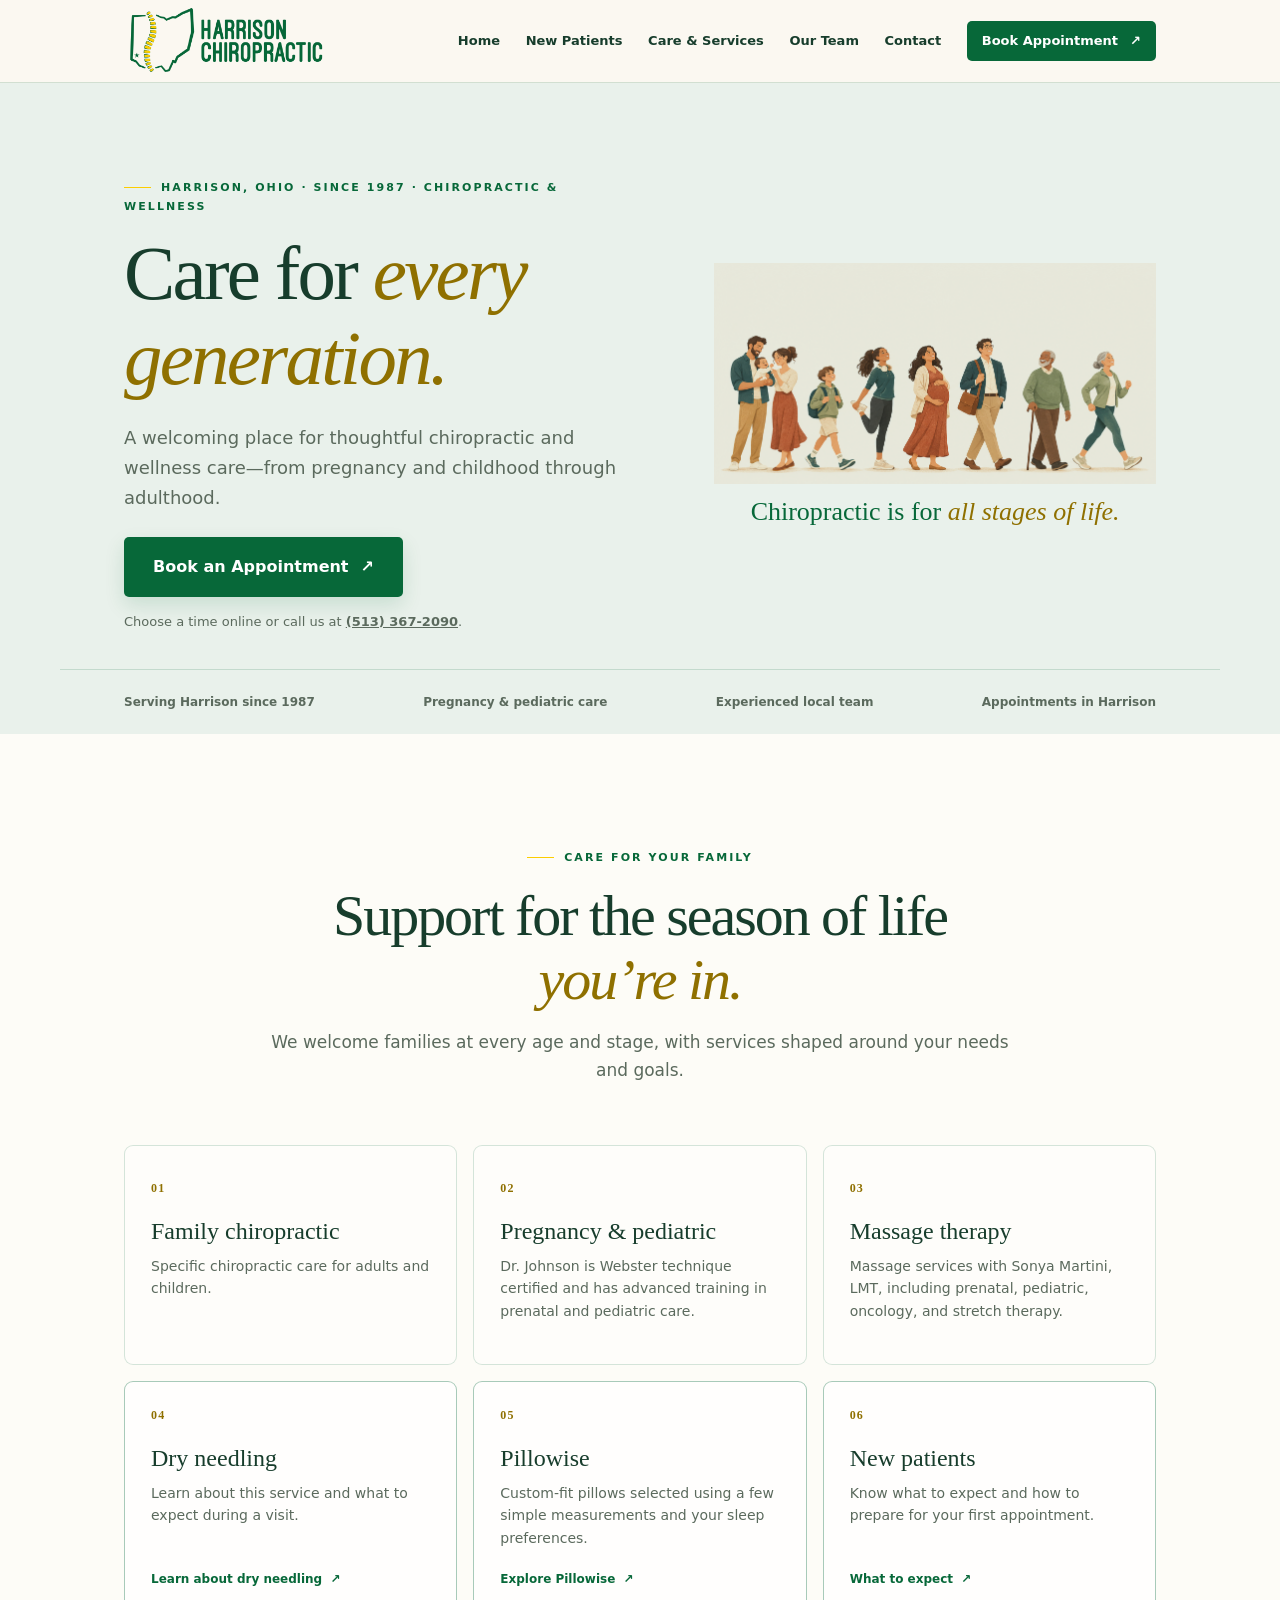
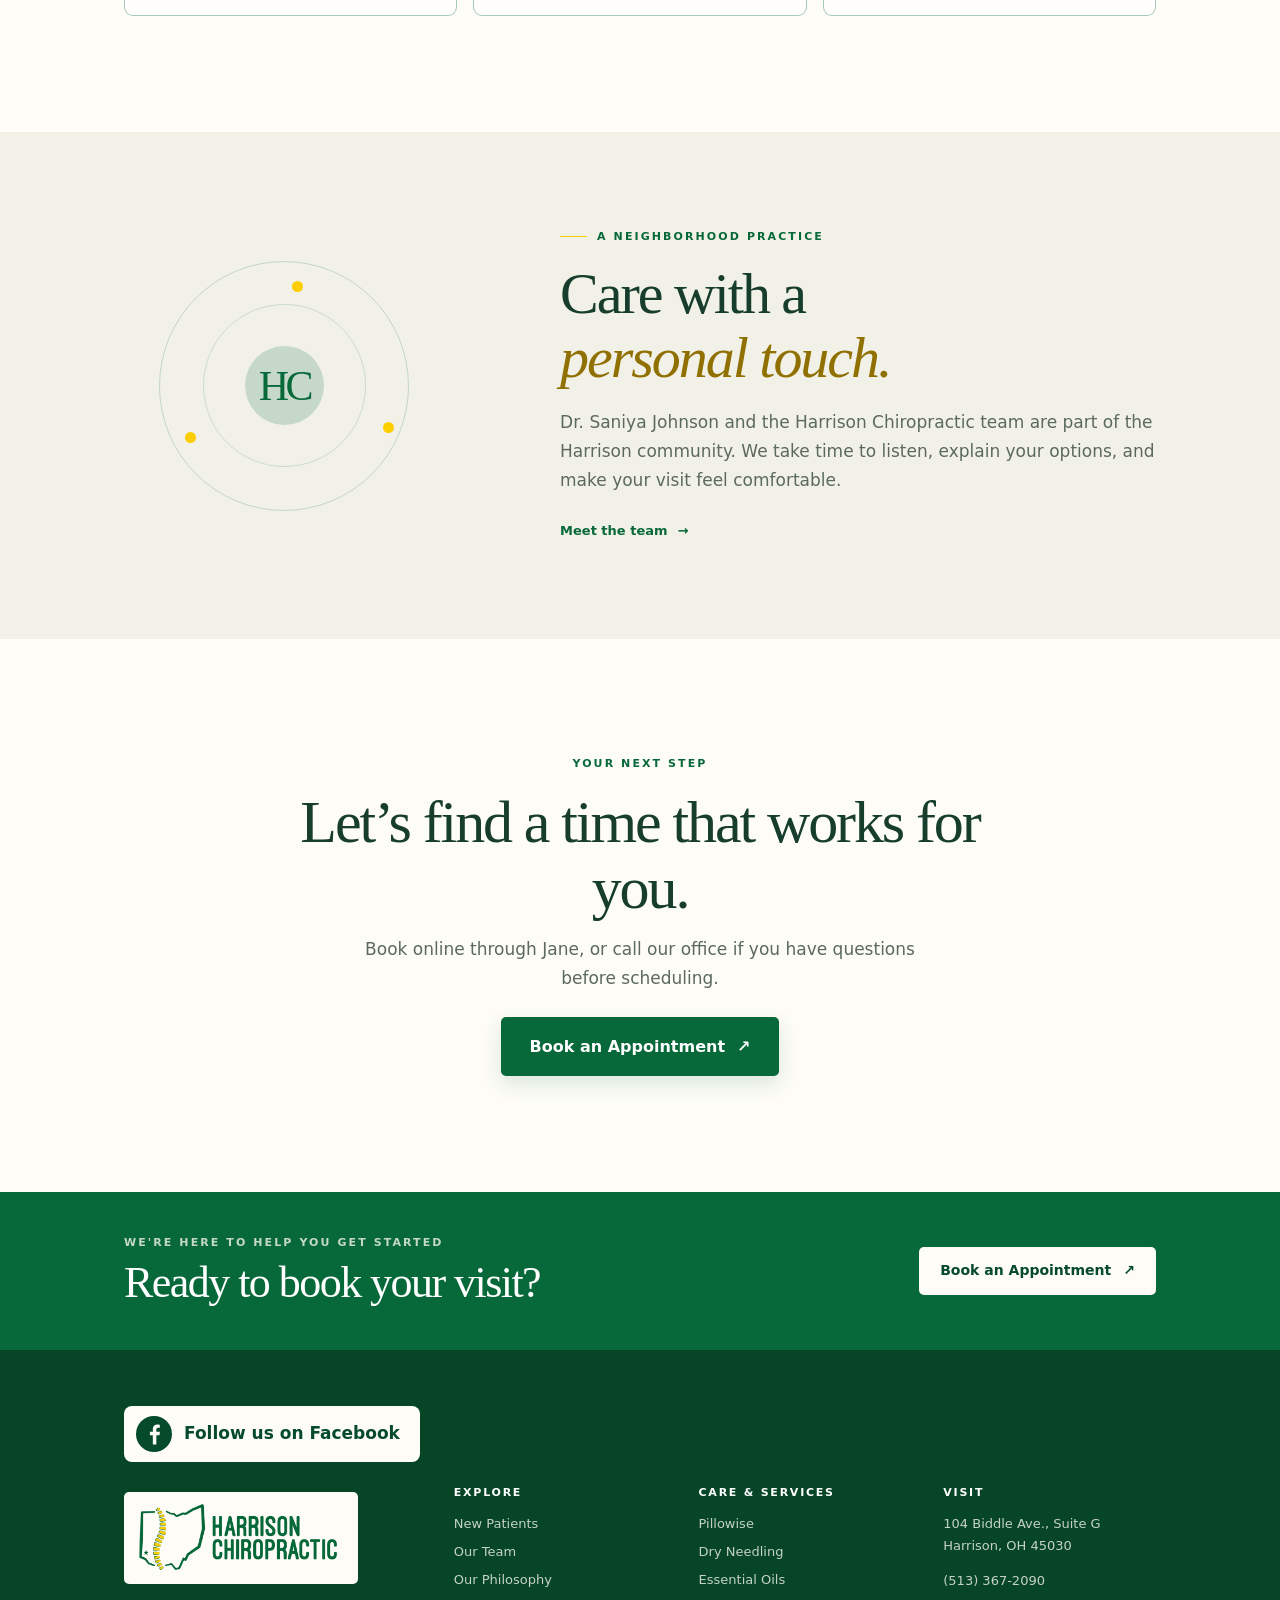
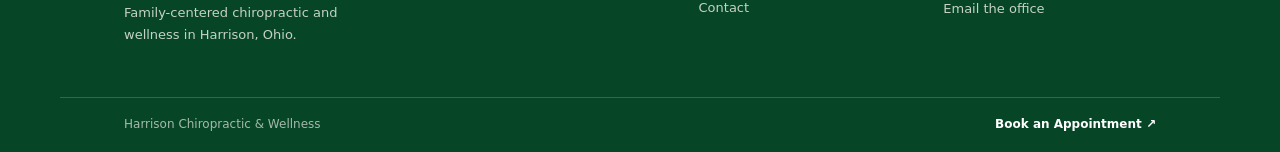
<file: index.html>
<!doctype html>
<html lang="en">
<head>
  <meta charset="utf-8">
  <meta name="viewport" content="width=device-width, initial-scale=1">
  <title>Harrison Chiropractic &amp; Wellness</title>
  <meta property="og:title" content="Harrison Chiropractic &amp; Wellness">
  <meta property="og:site_name" content="Harrison Chiropractic &amp; Wellness">
  <meta name="description" content="Family-centered chiropractic and wellness care in Harrison, Ohio. Meet the team and book an appointment online.">
  <meta name="theme-color" content="#fbf8f1">
  <link rel="icon" type="image/svg+xml" href="favicon.svg">
  <link rel="stylesheet" href="style.css?v=facebook">
</head>
<body>
<header class="site-header">
  <div class="wrap header-inner">
    <a class="brand" href="index.html" aria-label="Harrison Chiropractic home"><img class="brand-logo" src="images/harrison-chiropractic-logo.png" alt="Harrison Chiropractic"></a>
    <button class="nav-toggle" aria-expanded="false" aria-controls="site-nav">Menu</button>
    <nav class="nav" id="site-nav" aria-label="Main navigation">
      <a href="index.html">Home</a><a href="new-patients.html">New Patients</a><a href="index.html#care">Care &amp; Services</a><a href="team.html">Our Team</a><a href="contact.html">Contact</a>
      <a class="btn btn-small btn-nav" href="https://harrison.janeapp.com/">Book Appointment <span aria-hidden="true">↗</span></a>
    </nav>
  </div>
</header>
<main>
<section class="hero">
  <div class="wrap hero-grid">
    <div class="hero-copy">
      <p class="eyebrow"><span class="eyebrow-line"></span>Harrison, Ohio · Since 1987 · Chiropractic &amp; Wellness</p>
      <h1>Care for <em>every generation.</em></h1>
      <p class="hero-lede">A welcoming place for thoughtful chiropractic and wellness care—from pregnancy and childhood through adulthood.</p>
      <div class="hero-actions"><a class="btn btn-primary btn-large" href="https://harrison.janeapp.com/">Book an Appointment <span aria-hidden="true">↗</span></a></div>
      <p class="hero-note">Choose a time online or call us at <a href="tel:+15133672090">(513) 367-2090</a>.</p>
    </div>
    <div class="hero-art-wrap">
      <figure class="hero-family-art">
        <img src="images/family-care-stages.png" alt="Illustration of people at different ages and stages of life, from a family with a baby to children, adults, and older adults.">
        <figcaption>Chiropractic is for <em>all stages of life.</em></figcaption>
      </figure>
    </div>
  </div>
  <div class="wrap hero-trust"><span>Serving Harrison since 1987</span><span>Pregnancy &amp; pediatric care</span><span>Experienced local team</span><span>Appointments in Harrison</span></div>
</section>

<section class="section intro-section" id="care">
  <div class="wrap">
    <div class="section-heading">
      <p class="eyebrow"><span class="eyebrow-line"></span>Care for your family</p>
      <h2>Support for the season of life <em>you’re in.</em></h2>
      <p>We welcome families at every age and stage, with services shaped around your needs and goals.</p>
    </div>
    <div class="service-grid">
      <article class="service-card service-card-static"><span class="service-number">01</span><h3>Family chiropractic</h3><p>Specific chiropractic care for adults and children.</p></article>
      <article class="service-card service-card-static"><span class="service-number">02</span><h3>Pregnancy &amp; pediatric</h3><p>Dr. Johnson is Webster technique certified and has advanced training in prenatal and pediatric care.</p></article>
      <article class="service-card service-card-static"><span class="service-number">03</span><h3>Massage therapy</h3><p>Massage services with Sonya Martini, LMT, including prenatal, pediatric, oncology, and stretch therapy.</p></article>
      <a class="service-card service-card-page" href="dry-needling.html"><span class="service-number">04</span><h3>Dry needling</h3><p>Learn about this service and what to expect during a visit.</p><span class="service-card-cta">Learn about dry needling <span aria-hidden="true">↗</span></span></a>
      <a class="service-card service-card-page" href="pillowise.html"><span class="service-number">05</span><h3>Pillowise</h3><p>Custom-fit pillows selected using a few simple measurements and your sleep preferences.</p><span class="service-card-cta">Explore Pillowise <span aria-hidden="true">↗</span></span></a>
      <a class="service-card service-card-page" href="new-patients.html"><span class="service-number">06</span><h3>New patients</h3><p>Know what to expect and how to prepare for your first appointment.</p><span class="service-card-cta">What to expect <span aria-hidden="true">↗</span></span></a>
    </div>
  </div>
</section>

<section class="welcome-section">
  <div class="wrap welcome-grid">
    <div class="welcome-symbol" aria-hidden="true"><span>HC</span><i></i><i></i><i></i></div>
    <div><p class="eyebrow"><span class="eyebrow-line"></span>A neighborhood practice</p><h2>Care with a <em>personal touch.</em></h2><p>Dr. Saniya Johnson and the Harrison Chiropractic team are part of the Harrison community. We take time to listen, explain your options, and make your visit feel comfortable.</p><a class="text-link" href="team.html">Meet the team <span aria-hidden="true">→</span></a></div>
  </div>
</section>

<section class="section booking-section">
  <div class="wrap booking-panel">
    <p class="eyebrow">Your next step</p><h2>Let’s find a time that works for you.</h2><p>Book online through Jane, or call our office if you have questions before scheduling.</p>
    <a class="btn btn-primary btn-large" href="https://harrison.janeapp.com/">Book an Appointment <span aria-hidden="true">↗</span></a>
  </div>
</section>
<section class="closing-cta"><div class="wrap closing-inner"><div><p class="eyebrow">We're here to help you get started</p><h2>Ready to book your visit?</h2></div><a class="btn btn-light" href="https://harrison.janeapp.com/">Book an Appointment <span aria-hidden="true">↗</span></a></div></section>
</main>
<footer class="site-footer">
  <div class="wrap footer-social" id="footer-social"><a href="https://www.facebook.com/share/1KeQZv2zG4/?mibextid=wwXIfr" class="footer-facebook" aria-label="Harrison Chiropractic on Facebook"><svg viewBox="0 0 24 24" width="36" height="36" fill="currentColor" aria-hidden="true" focusable="false"><path d="M14 21v-8h2.7l.4-3H14V8.1c0-.9.3-1.5 1.6-1.5H17V4a19 19 0 0 0-2.2-.1c-2.2 0-3.8 1.4-3.8 3.9V10H8.5v3H11v8z"/></svg>Follow us on Facebook</a></div>
  <div class="wrap footer-grid">
    <div class="footer-brand"><a class="brand" href="index.html"><img class="brand-logo" src="images/harrison-chiropractic-logo.png" alt="Harrison Chiropractic"></a><p>Family-centered chiropractic and wellness in Harrison, Ohio.</p></div>
    <div><h2>Explore</h2><a href="new-patients.html">New Patients</a><a href="team.html">Our Team</a><a href="philosophy.html">Our Philosophy</a></div>
    <div><h2>Care &amp; Services</h2><a href="pillowise.html">Pillowise</a><a href="dry-needling.html">Dry Needling</a><a href="essential-oils.html">Essential Oils</a><a href="contact.html">Contact</a></div>
    <div><h2>Visit</h2><p>104 Biddle Ave., Suite G<br>Harrison, OH 45030</p><a href="tel:+15133672090">(513) 367-2090</a><a href="mailto:Dr.Johnson@harrisonchiropractor.com">Email the office</a></div>
  </div>
  <div class="wrap footer-bottom"><span>Harrison Chiropractic &amp; Wellness</span><a href="https://harrison.janeapp.com/">Book an Appointment <span aria-hidden="true">↗</span></a></div>
</footer>
<script src="script.js"></script>
</body>
</html>
</file>
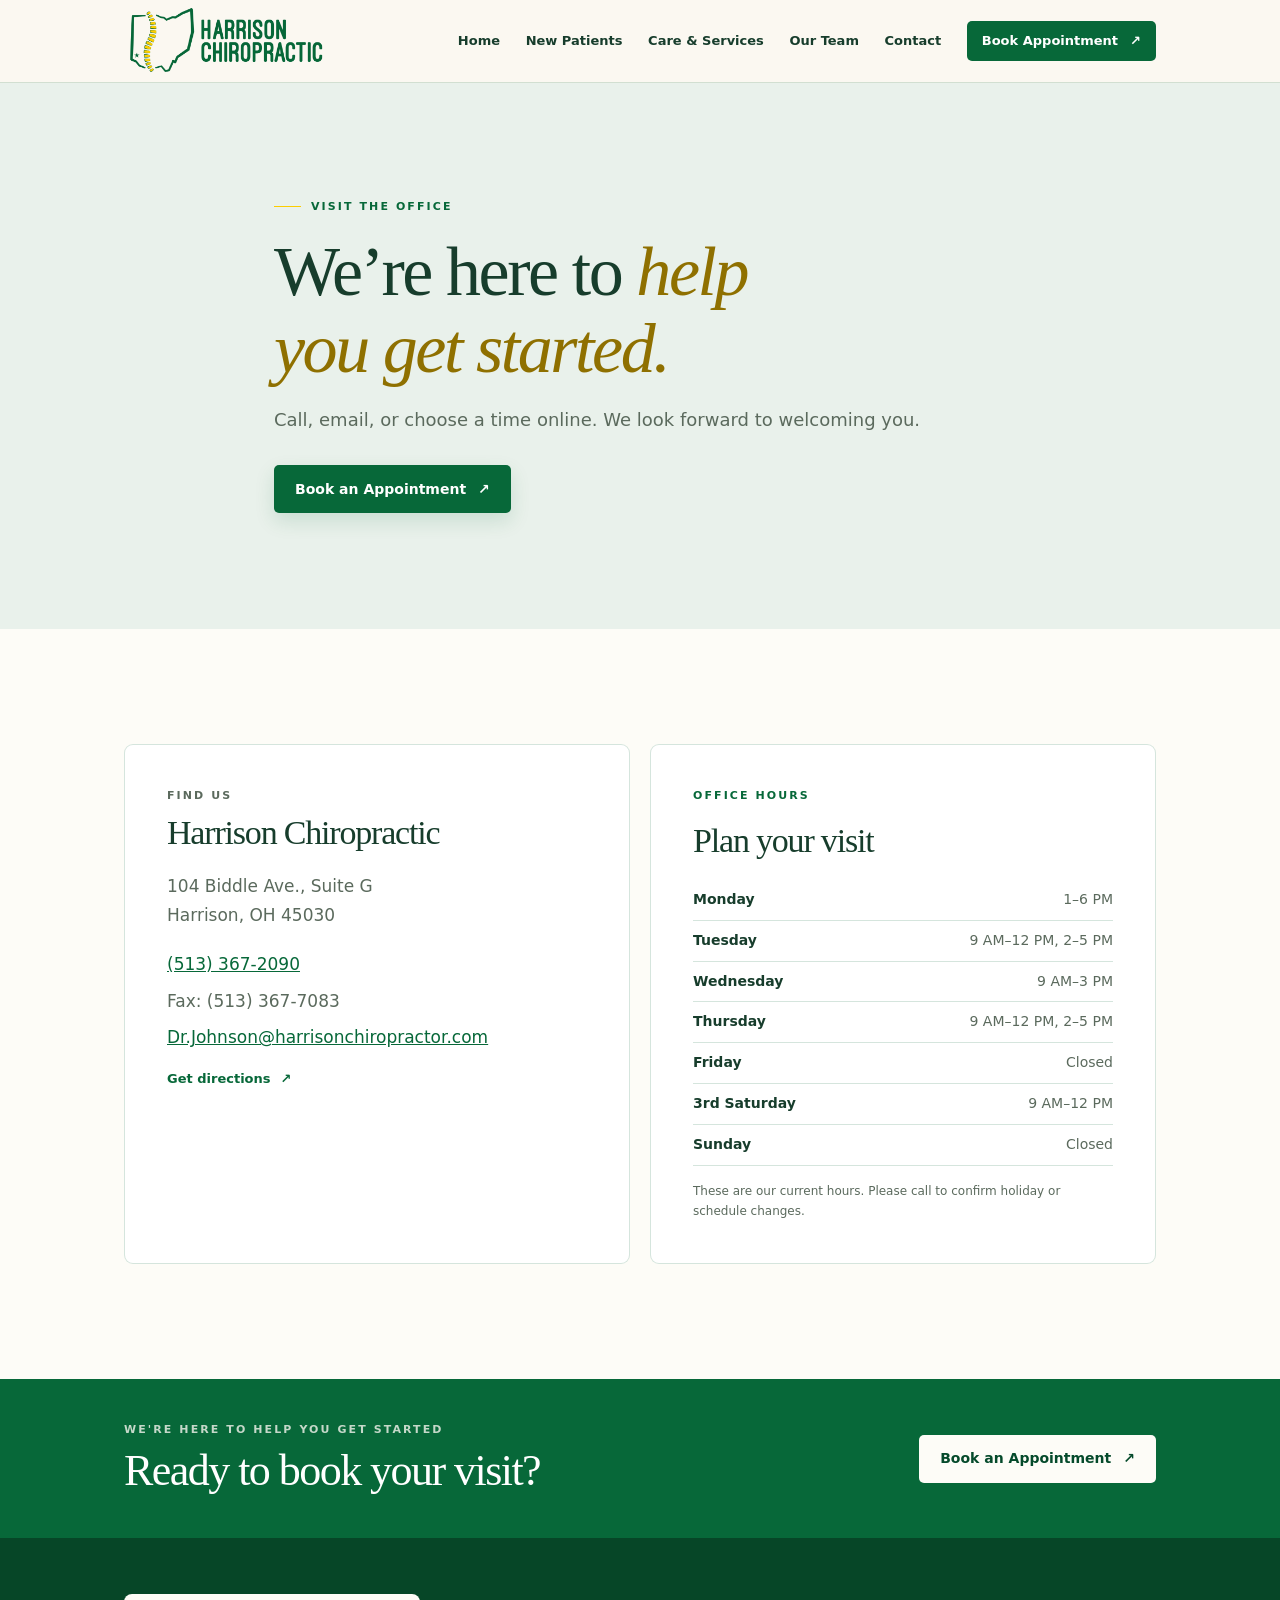
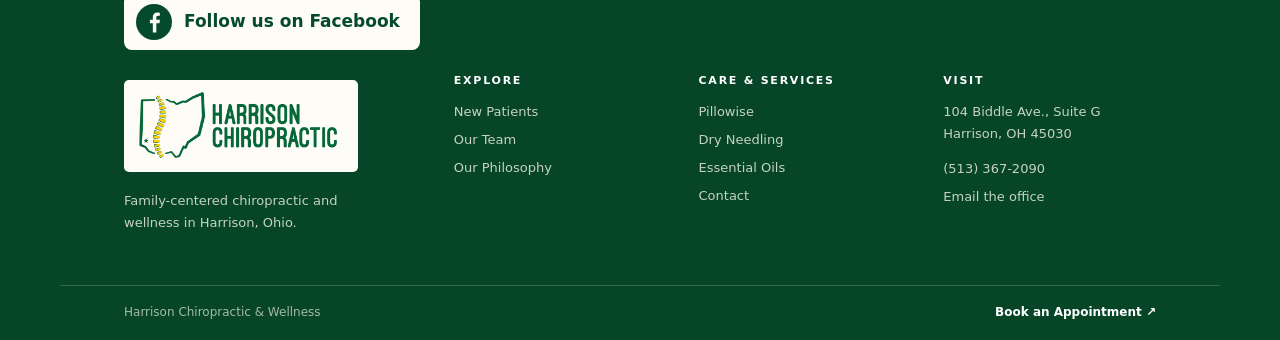
<file: contact.html>
<!doctype html>
<html lang="en">
<head>
  <meta charset="utf-8">
  <meta name="viewport" content="width=device-width, initial-scale=1">
  <title>Contact & Hours | Harrison Chiropractic</title>
  <meta name="description" content="Contact Harrison Chiropractic in Harrison, Ohio, view office hours, and book an appointment online.">
  <meta name="theme-color" content="#fbf8f1">
  <link rel="icon" type="image/svg+xml" href="favicon.svg">
  <link rel="stylesheet" href="style.css?v=facebook">
</head>
<body>
<header class="site-header">
  <div class="wrap header-inner">
    <a class="brand" href="index.html" aria-label="Harrison Chiropractic home"><img class="brand-logo" src="images/harrison-chiropractic-logo.png" alt="Harrison Chiropractic"></a>
    <button class="nav-toggle" aria-expanded="false" aria-controls="site-nav">Menu</button>
    <nav class="nav" id="site-nav" aria-label="Main navigation">
      <a href="index.html">Home</a><a href="new-patients.html">New Patients</a><a href="index.html#care">Care &amp; Services</a><a href="team.html">Our Team</a><a href="contact.html">Contact</a>
      <a class="btn btn-small btn-nav" href="https://harrison.janeapp.com/">Book Appointment <span aria-hidden="true">↗</span></a>
    </nav>
  </div>
</header>
<main>
<section class="page-hero"><div class="wrap narrow"><p class="eyebrow"><span class="eyebrow-line"></span>Visit the office</p><h1>We’re here to <em>help you get started.</em></h1><p>Call, email, or choose a time online. We look forward to welcoming you.</p><a class="btn btn-primary" href="https://harrison.janeapp.com/">Book an Appointment <span aria-hidden="true">↗</span></a></div></section>
<section class="section"><div class="wrap contact-grid">
  <div class="contact-card"><p class="eyebrow">Find us</p><h2>Harrison Chiropractic</h2><address>104 Biddle Ave., Suite G<br>Harrison, OH 45030</address><p><a href="tel:+15133672090">(513) 367-2090</a></p><p>Fax: (513) 367-7083</p><p><a href="mailto:Dr.Johnson@harrisonchiropractor.com">Dr.Johnson@harrisonchiropractor.com</a></p><a class="text-link" href="https://maps.google.com/?q=104+Biddle+Ave+Ste+G+Harrison+OH+45030" target="_blank" rel="noopener">Get directions <span aria-hidden="true">↗</span></a></div>
  <div class="hours-card"><p class="eyebrow">Office hours</p><h2>Plan your visit</h2><dl><div><dt>Monday</dt><dd>1–6 PM</dd></div><div><dt>Tuesday</dt><dd>9 AM–12 PM, 2–5 PM</dd></div><div><dt>Wednesday</dt><dd>9 AM–3 PM</dd></div><div><dt>Thursday</dt><dd>9 AM–12 PM, 2–5 PM</dd></div><div><dt>Friday</dt><dd>Closed</dd></div><div><dt>3rd Saturday</dt><dd>9 AM–12 PM</dd></div><div><dt>Sunday</dt><dd>Closed</dd></div></dl><p class="hours-note">These are our current hours. Please call to confirm holiday or schedule changes.</p></div>
</div></section>
<section class="closing-cta"><div class="wrap closing-inner"><div><p class="eyebrow">We're here to help you get started</p><h2>Ready to book your visit?</h2></div><a class="btn btn-light" href="https://harrison.janeapp.com/">Book an Appointment <span aria-hidden="true">↗</span></a></div></section>
</main>
<footer class="site-footer">
  <div class="wrap footer-social" id="footer-social"><a href="https://www.facebook.com/share/1KeQZv2zG4/?mibextid=wwXIfr" class="footer-facebook" aria-label="Harrison Chiropractic on Facebook"><svg viewBox="0 0 24 24" width="36" height="36" fill="currentColor" aria-hidden="true" focusable="false"><path d="M14 21v-8h2.7l.4-3H14V8.1c0-.9.3-1.5 1.6-1.5H17V4a19 19 0 0 0-2.2-.1c-2.2 0-3.8 1.4-3.8 3.9V10H8.5v3H11v8z"/></svg>Follow us on Facebook</a></div>
  <div class="wrap footer-grid">
    <div class="footer-brand"><a class="brand" href="index.html"><img class="brand-logo" src="images/harrison-chiropractic-logo.png" alt="Harrison Chiropractic"></a><p>Family-centered chiropractic and wellness in Harrison, Ohio.</p></div>
    <div><h2>Explore</h2><a href="new-patients.html">New Patients</a><a href="team.html">Our Team</a><a href="philosophy.html">Our Philosophy</a></div>
    <div><h2>Care &amp; Services</h2><a href="pillowise.html">Pillowise</a><a href="dry-needling.html">Dry Needling</a><a href="essential-oils.html">Essential Oils</a><a href="contact.html">Contact</a></div>
    <div><h2>Visit</h2><p>104 Biddle Ave., Suite G<br>Harrison, OH 45030</p><a href="tel:+15133672090">(513) 367-2090</a><a href="mailto:Dr.Johnson@harrisonchiropractor.com">Email the office</a></div>
  </div>
  <div class="wrap footer-bottom"><span>Harrison Chiropractic &amp; Wellness</span><a href="https://harrison.janeapp.com/">Book an Appointment <span aria-hidden="true">↗</span></a></div>
</footer>
<script src="script.js"></script>
</body>
</html>
</file>
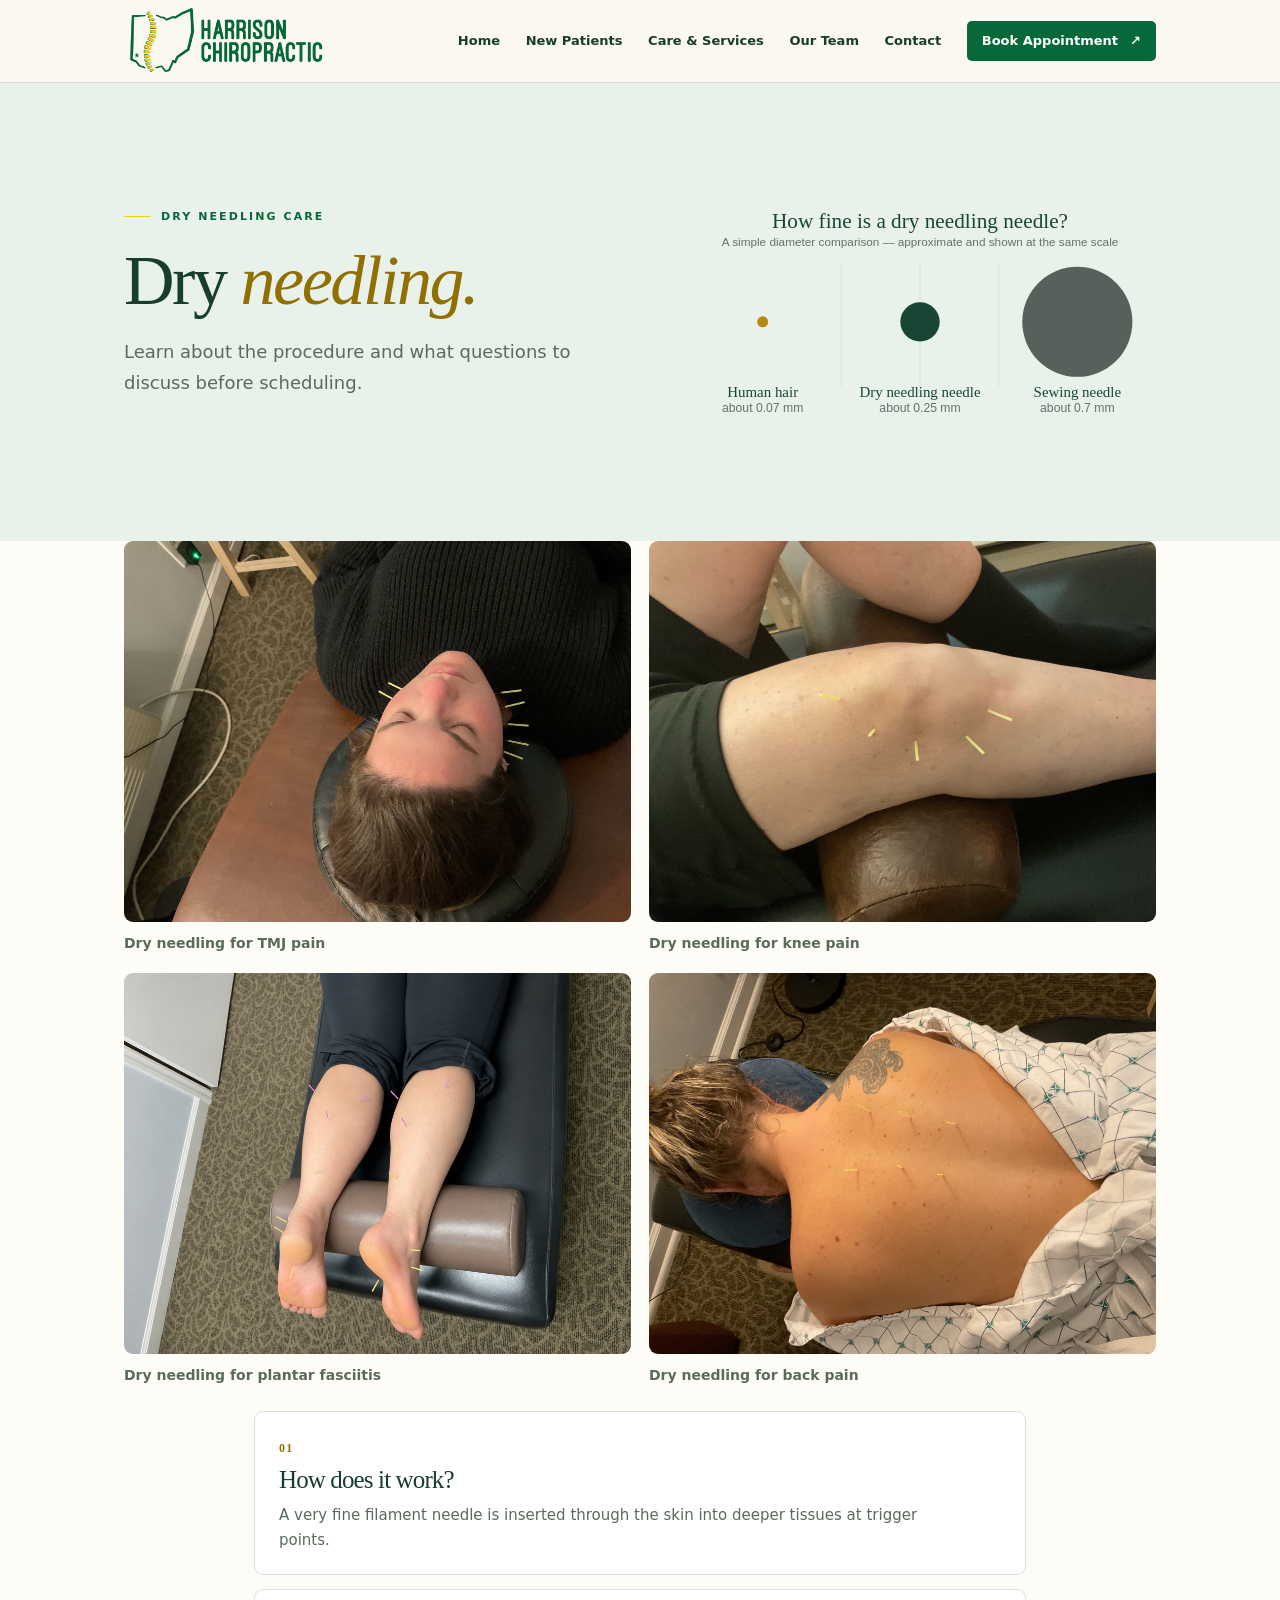
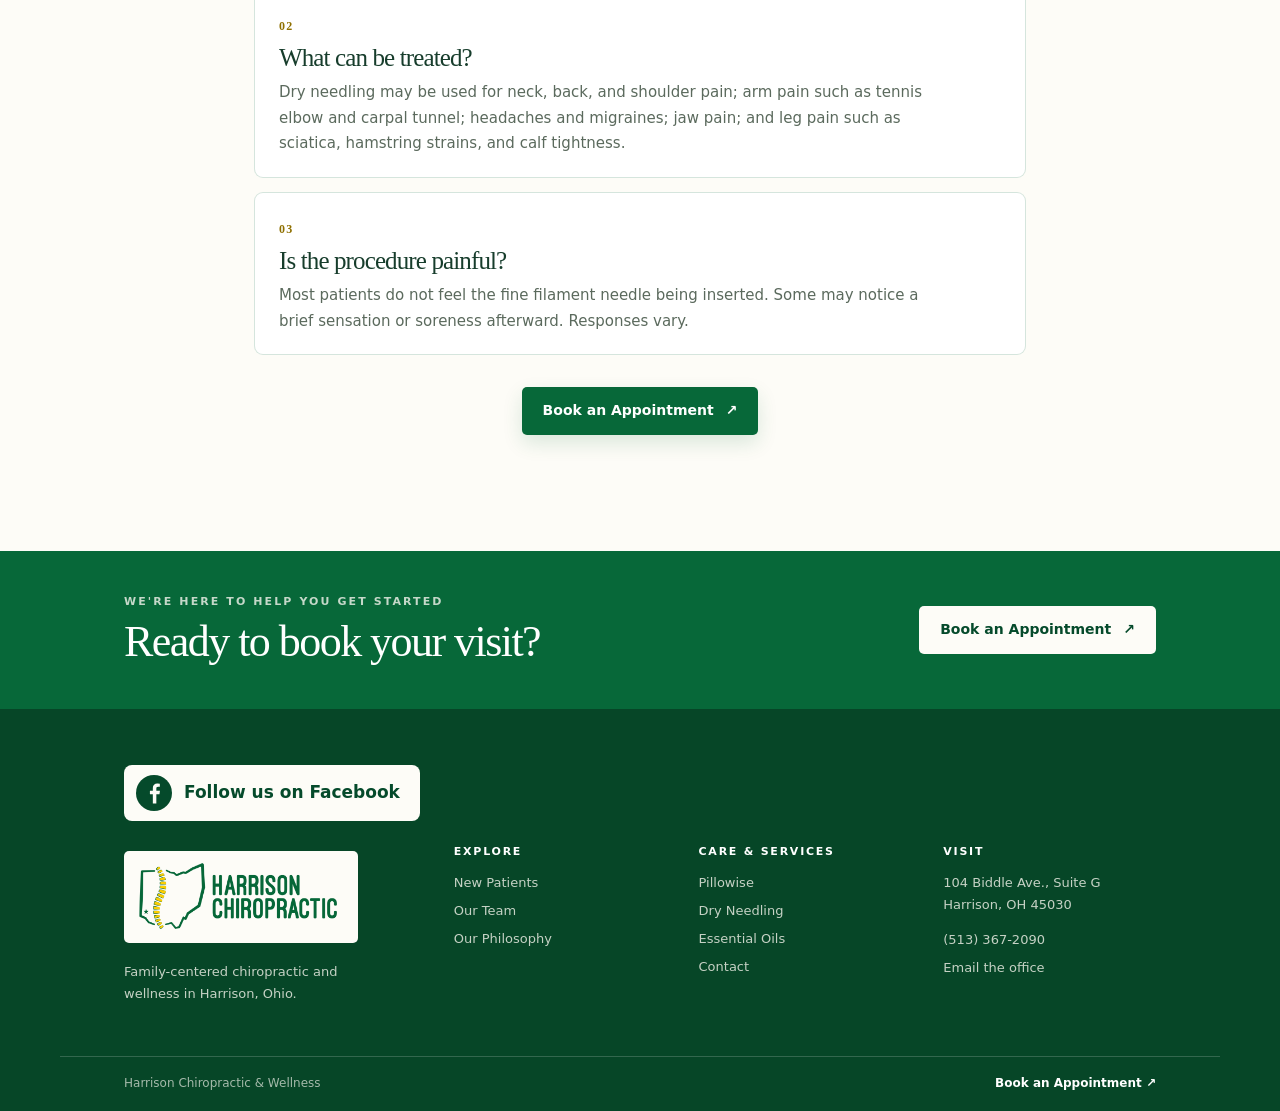
<file: dry-needling.html>
<!doctype html>
<html lang="en">
<head>
  <meta charset="utf-8">
  <meta name="viewport" content="width=device-width, initial-scale=1">
  <title>Dry Needling | Harrison Chiropractic</title>
  <meta name="description" content="Read about dry needling services and contact Harrison Chiropractic with questions.">
  <meta name="theme-color" content="#fbf8f1">
  <link rel="icon" type="image/svg+xml" href="favicon.svg">
  <link rel="stylesheet" href="style.css?v=facebook">
</head>
<body>
<header class="site-header">
  <div class="wrap header-inner">
    <a class="brand" href="index.html" aria-label="Harrison Chiropractic home"><img class="brand-logo" src="images/harrison-chiropractic-logo.png" alt="Harrison Chiropractic"></a>
    <button class="nav-toggle" aria-expanded="false" aria-controls="site-nav">Menu</button>
    <nav class="nav" id="site-nav" aria-label="Main navigation">
      <a href="index.html">Home</a><a href="new-patients.html">New Patients</a><a href="index.html#care">Care &amp; Services</a><a href="team.html">Our Team</a><a href="contact.html">Contact</a>
      <a class="btn btn-small btn-nav" href="https://harrison.janeapp.com/">Book Appointment <span aria-hidden="true">↗</span></a>
    </nav>
  </div>
</header>
<main>
<section class="page-hero dry-needling-hero"><div class="wrap dry-needling-hero-inner"><div class="dry-needling-hero-copy"><p class="eyebrow"><span class="eyebrow-line"></span>Dry needling care</p><h1>Dry <em>needling.</em></h1><p>Learn about the procedure and what questions to discuss before scheduling.</p></div><img src="images/dry-needle-scale.svg?v=4" alt="Approximate diameter comparison: a human hair is about 0.07 millimeters wide, a dry needling needle about 0.25 millimeters, and a hand-sewing needle about 0.69 millimeters." width="1200" height="580"></div></section>
<section class="section dry-needling-image-section"><div class="wrap"><div class="dry-needling-gallery">
  <figure><img src="images/tmj-needling.jpeg" alt="Dry needling treatment near the jaw for TMJ pain"><figcaption>Dry needling for TMJ pain</figcaption></figure>
  <figure><img src="images/knee-pain-needling.jpeg" alt="Dry needling treatment around the knee"><figcaption>Dry needling for knee pain</figcaption></figure>
  <figure><img src="images/plantar-fasciitis-needling.jpeg" alt="Dry needling treatment on the lower leg and foot"><figcaption>Dry needling for plantar fasciitis</figcaption></figure>
  <figure><img src="images/back-pain-needling.jpeg" alt="Dry needling treatment applied to the back"><figcaption>Dry needling for back pain</figcaption></figure>
</div></div></section>
<section class="section"><div class="wrap faq-list dry-needling-faq-stack">
  <article class="info-card"><span class="service-number">01</span><h2>How does it work?</h2><p>A very fine filament needle is inserted through the skin into deeper tissues at trigger points.</p></article>
  <article class="info-card"><span class="service-number">02</span><h2>What can be treated?</h2><p>Dry needling may be used for neck, back, and shoulder pain; arm pain such as tennis elbow and carpal tunnel; headaches and migraines; jaw pain; and leg pain such as sciatica, hamstring strains, and calf tightness.</p></article>
  <article class="info-card"><span class="service-number">03</span><h2>Is the procedure painful?</h2><p>Most patients do not feel the fine filament needle being inserted. Some may notice a brief sensation or soreness afterward. Responses vary.</p></article>
</div><div class="center-action"><a class="btn btn-primary" href="https://harrison.janeapp.com/">Book an Appointment <span aria-hidden="true">↗</span></a></div></div></section>
<section class="closing-cta"><div class="wrap closing-inner"><div><p class="eyebrow">We're here to help you get started</p><h2>Ready to book your visit?</h2></div><a class="btn btn-light" href="https://harrison.janeapp.com/">Book an Appointment <span aria-hidden="true">↗</span></a></div></section>
</main>
<footer class="site-footer">
  <div class="wrap footer-social" id="footer-social"><a href="https://www.facebook.com/share/1KeQZv2zG4/?mibextid=wwXIfr" class="footer-facebook" aria-label="Harrison Chiropractic on Facebook"><svg viewBox="0 0 24 24" width="36" height="36" fill="currentColor" aria-hidden="true" focusable="false"><path d="M14 21v-8h2.7l.4-3H14V8.1c0-.9.3-1.5 1.6-1.5H17V4a19 19 0 0 0-2.2-.1c-2.2 0-3.8 1.4-3.8 3.9V10H8.5v3H11v8z"/></svg>Follow us on Facebook</a></div>
  <div class="wrap footer-grid">
    <div class="footer-brand"><a class="brand" href="index.html"><img class="brand-logo" src="images/harrison-chiropractic-logo.png" alt="Harrison Chiropractic"></a><p>Family-centered chiropractic and wellness in Harrison, Ohio.</p></div>
    <div><h2>Explore</h2><a href="new-patients.html">New Patients</a><a href="team.html">Our Team</a><a href="philosophy.html">Our Philosophy</a></div>
    <div><h2>Care &amp; Services</h2><a href="pillowise.html">Pillowise</a><a href="dry-needling.html">Dry Needling</a><a href="essential-oils.html">Essential Oils</a><a href="contact.html">Contact</a></div>
    <div><h2>Visit</h2><p>104 Biddle Ave., Suite G<br>Harrison, OH 45030</p><a href="tel:+15133672090">(513) 367-2090</a><a href="mailto:Dr.Johnson@harrisonchiropractor.com">Email the office</a></div>
  </div>
  <div class="wrap footer-bottom"><span>Harrison Chiropractic &amp; Wellness</span><a href="https://harrison.janeapp.com/">Book an Appointment <span aria-hidden="true">↗</span></a></div>
</footer>
<script src="script.js"></script>
</body>
</html>
</file>
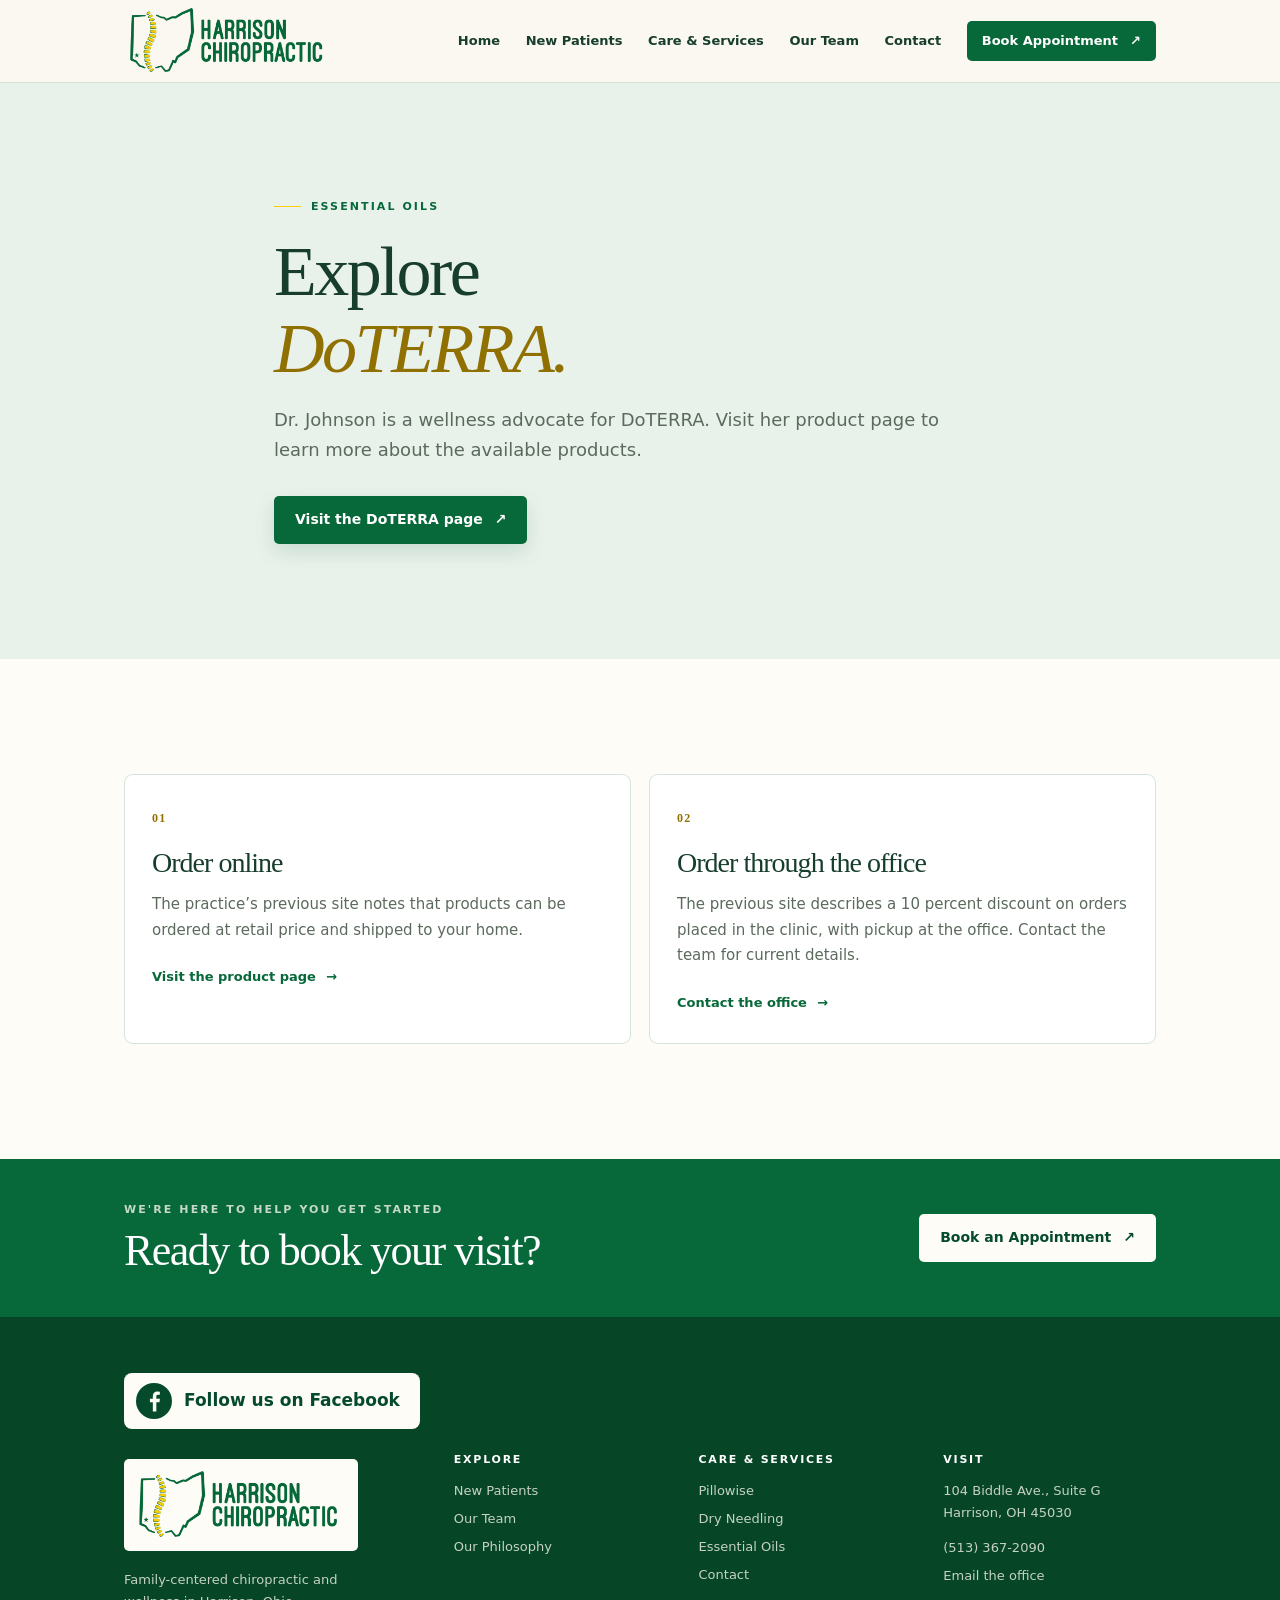
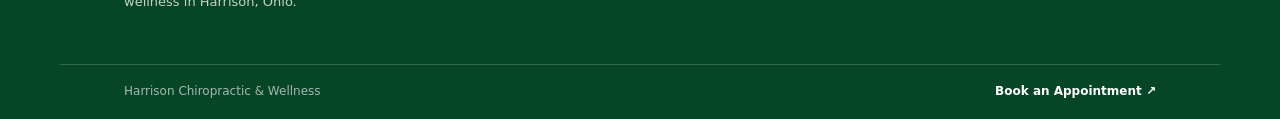
<file: essential-oils.html>
<!doctype html>
<html lang="en">
<head>
  <meta charset="utf-8">
  <meta name="viewport" content="width=device-width, initial-scale=1">
  <title>Essential Oils | Harrison Chiropractic</title>
  <meta name="description" content="Information about essential oils and the DoTERRA product page associated with Harrison Chiropractic.">
  <meta name="theme-color" content="#fbf8f1">
  <link rel="icon" type="image/svg+xml" href="favicon.svg">
  <link rel="stylesheet" href="style.css?v=facebook">
</head>
<body>
<header class="site-header">
  <div class="wrap header-inner">
    <a class="brand" href="index.html" aria-label="Harrison Chiropractic home"><img class="brand-logo" src="images/harrison-chiropractic-logo.png" alt="Harrison Chiropractic"></a>
    <button class="nav-toggle" aria-expanded="false" aria-controls="site-nav">Menu</button>
    <nav class="nav" id="site-nav" aria-label="Main navigation">
      <a href="index.html">Home</a><a href="new-patients.html">New Patients</a><a href="index.html#care">Care &amp; Services</a><a href="team.html">Our Team</a><a href="contact.html">Contact</a>
      <a class="btn btn-small btn-nav" href="https://harrison.janeapp.com/">Book Appointment <span aria-hidden="true">↗</span></a>
    </nav>
  </div>
</header>
<main>
<section class="page-hero"><div class="wrap narrow"><p class="eyebrow"><span class="eyebrow-line"></span>Essential oils</p><h1>Explore <em>DoTERRA.</em></h1><p>Dr. Johnson is a wellness advocate for DoTERRA. Visit her product page to learn more about the available products.</p><a class="btn btn-primary" href="https://my.doterra.com/drjohnson" target="_blank" rel="noopener">Visit the DoTERRA page <span aria-hidden="true">↗</span></a></div></section>
<section class="section"><div class="wrap info-grid two-cards">
  <article class="info-card"><span class="service-number">01</span><h2>Order online</h2><p>The practice’s previous site notes that products can be ordered at retail price and shipped to your home.</p><a class="text-link" href="https://my.doterra.com/drjohnson" target="_blank" rel="noopener">Visit the product page <span aria-hidden="true">→</span></a></article>
  <article class="info-card"><span class="service-number">02</span><h2>Order through the office</h2><p>The previous site describes a 10 percent discount on orders placed in the clinic, with pickup at the office. Contact the team for current details.</p><a class="text-link" href="contact.html">Contact the office <span aria-hidden="true">→</span></a></article>
</div></section>
<section class="closing-cta"><div class="wrap closing-inner"><div><p class="eyebrow">We're here to help you get started</p><h2>Ready to book your visit?</h2></div><a class="btn btn-light" href="https://harrison.janeapp.com/">Book an Appointment <span aria-hidden="true">↗</span></a></div></section>
</main>
<footer class="site-footer">
  <div class="wrap footer-social" id="footer-social"><a href="https://www.facebook.com/share/1KeQZv2zG4/?mibextid=wwXIfr" class="footer-facebook" aria-label="Harrison Chiropractic on Facebook"><svg viewBox="0 0 24 24" width="36" height="36" fill="currentColor" aria-hidden="true" focusable="false"><path d="M14 21v-8h2.7l.4-3H14V8.1c0-.9.3-1.5 1.6-1.5H17V4a19 19 0 0 0-2.2-.1c-2.2 0-3.8 1.4-3.8 3.9V10H8.5v3H11v8z"/></svg>Follow us on Facebook</a></div>
  <div class="wrap footer-grid">
    <div class="footer-brand"><a class="brand" href="index.html"><img class="brand-logo" src="images/harrison-chiropractic-logo.png" alt="Harrison Chiropractic"></a><p>Family-centered chiropractic and wellness in Harrison, Ohio.</p></div>
    <div><h2>Explore</h2><a href="new-patients.html">New Patients</a><a href="team.html">Our Team</a><a href="philosophy.html">Our Philosophy</a></div>
    <div><h2>Care &amp; Services</h2><a href="pillowise.html">Pillowise</a><a href="dry-needling.html">Dry Needling</a><a href="essential-oils.html">Essential Oils</a><a href="contact.html">Contact</a></div>
    <div><h2>Visit</h2><p>104 Biddle Ave., Suite G<br>Harrison, OH 45030</p><a href="tel:+15133672090">(513) 367-2090</a><a href="mailto:Dr.Johnson@harrisonchiropractor.com">Email the office</a></div>
  </div>
  <div class="wrap footer-bottom"><span>Harrison Chiropractic &amp; Wellness</span><a href="https://harrison.janeapp.com/">Book an Appointment <span aria-hidden="true">↗</span></a></div>
</footer>
<script src="script.js"></script>
</body>
</html>
</file>
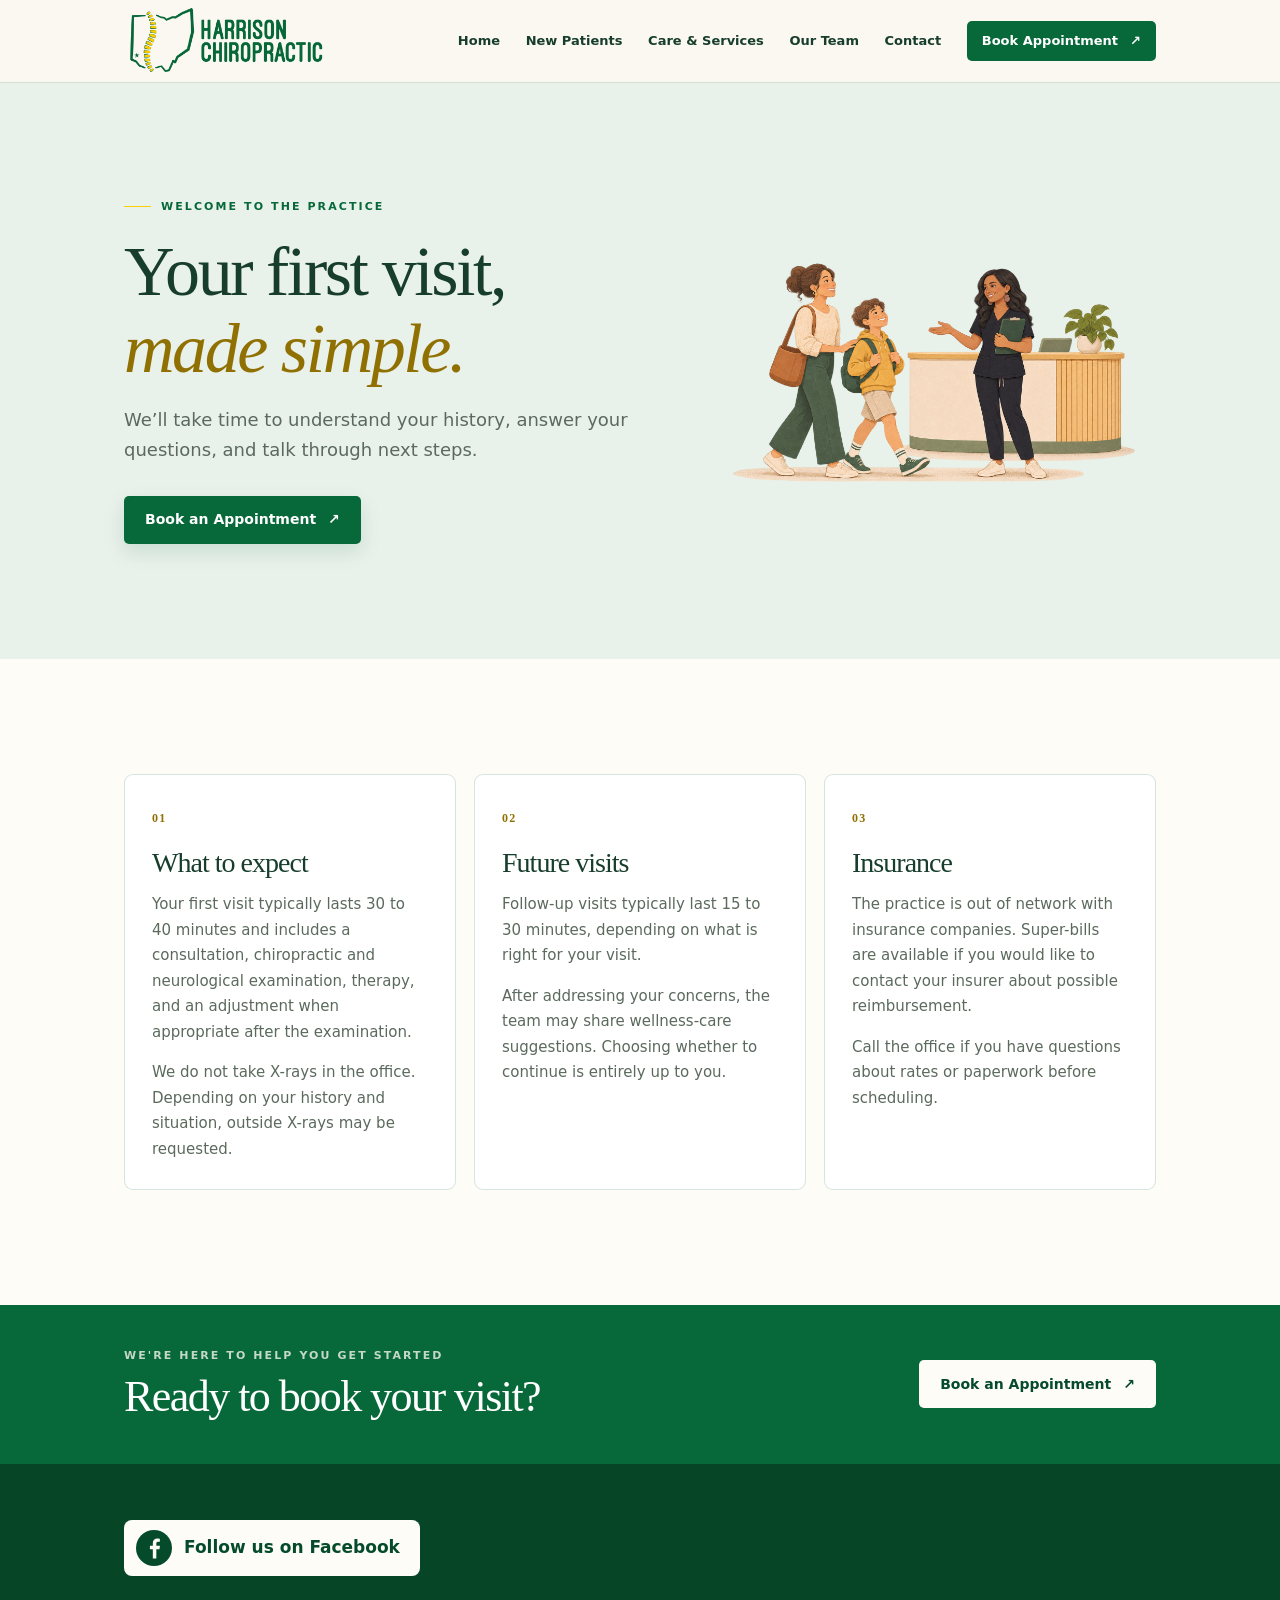
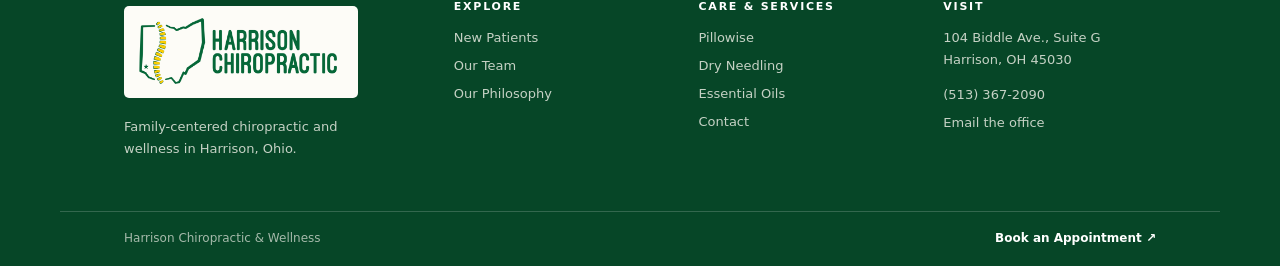
<file: new-patients.html>
<!doctype html>
<html lang="en">
<head>
  <meta charset="utf-8">
  <meta name="viewport" content="width=device-width, initial-scale=1">
  <title>New Patients | Harrison Chiropractic</title>
  <meta name="description" content="Learn what to expect at your first visit to Harrison Chiropractic and review office information for new patients.">
  <meta name="theme-color" content="#fbf8f1">
  <link rel="icon" type="image/svg+xml" href="favicon.svg">
  <link rel="stylesheet" href="style.css?v=facebook">
</head>
<body>
<header class="site-header">
  <div class="wrap header-inner">
    <a class="brand" href="index.html" aria-label="Harrison Chiropractic home"><img class="brand-logo" src="images/harrison-chiropractic-logo.png" alt="Harrison Chiropractic"></a>
    <button class="nav-toggle" aria-expanded="false" aria-controls="site-nav">Menu</button>
    <nav class="nav" id="site-nav" aria-label="Main navigation">
      <a href="index.html">Home</a><a href="new-patients.html">New Patients</a><a href="index.html#care">Care &amp; Services</a><a href="team.html">Our Team</a><a href="contact.html">Contact</a>
      <a class="btn btn-small btn-nav" href="https://harrison.janeapp.com/">Book Appointment <span aria-hidden="true">↗</span></a>
    </nav>
  </div>
</header>
<main>
<section class="page-hero new-patients-hero"><div class="wrap new-patients-hero-inner"><div class="new-patients-hero-copy"><p class="eyebrow"><span class="eyebrow-line"></span>Welcome to the practice</p><h1>Your first visit, <em>made simple.</em></h1><p>We’ll take time to understand your history, answer your questions, and talk through next steps.</p><a class="btn btn-primary" href="https://harrison.janeapp.com/">Book an Appointment <span aria-hidden="true">↗</span></a></div><img src="images/new-patient-welcome.png" alt="A parent and child arriving for a welcoming first visit at a family chiropractic clinic" width="1774" height="887"></div></section>
<section class="section"><div class="wrap info-grid">
  <article class="info-card"><span class="service-number">01</span><h2>What to expect</h2><p>Your first visit typically lasts 30 to 40 minutes and includes a consultation, chiropractic and neurological examination, therapy, and an adjustment when appropriate after the examination.</p><p>We do not take X-rays in the office. Depending on your history and situation, outside X-rays may be requested.</p></article>
  <article class="info-card"><span class="service-number">02</span><h2>Future visits</h2><p>Follow-up visits typically last 15 to 30 minutes, depending on what is right for your visit.</p><p>After addressing your concerns, the team may share wellness-care suggestions. Choosing whether to continue is entirely up to you.</p></article>
  <article class="info-card"><span class="service-number">03</span><h2>Insurance</h2><p>The practice is out of network with insurance companies. Super-bills are available if you would like to contact your insurer about possible reimbursement.</p><p>Call the office if you have questions about rates or paperwork before scheduling.</p></article>
</div></section>
<section class="closing-cta"><div class="wrap closing-inner"><div><p class="eyebrow">We're here to help you get started</p><h2>Ready to book your visit?</h2></div><a class="btn btn-light" href="https://harrison.janeapp.com/">Book an Appointment <span aria-hidden="true">↗</span></a></div></section>
</main>
<footer class="site-footer">
  <div class="wrap footer-social" id="footer-social"><a href="https://www.facebook.com/share/1KeQZv2zG4/?mibextid=wwXIfr" class="footer-facebook" aria-label="Harrison Chiropractic on Facebook"><svg viewBox="0 0 24 24" width="36" height="36" fill="currentColor" aria-hidden="true" focusable="false"><path d="M14 21v-8h2.7l.4-3H14V8.1c0-.9.3-1.5 1.6-1.5H17V4a19 19 0 0 0-2.2-.1c-2.2 0-3.8 1.4-3.8 3.9V10H8.5v3H11v8z"/></svg>Follow us on Facebook</a></div>
  <div class="wrap footer-grid">
    <div class="footer-brand"><a class="brand" href="index.html"><img class="brand-logo" src="images/harrison-chiropractic-logo.png" alt="Harrison Chiropractic"></a><p>Family-centered chiropractic and wellness in Harrison, Ohio.</p></div>
    <div><h2>Explore</h2><a href="new-patients.html">New Patients</a><a href="team.html">Our Team</a><a href="philosophy.html">Our Philosophy</a></div>
    <div><h2>Care &amp; Services</h2><a href="pillowise.html">Pillowise</a><a href="dry-needling.html">Dry Needling</a><a href="essential-oils.html">Essential Oils</a><a href="contact.html">Contact</a></div>
    <div><h2>Visit</h2><p>104 Biddle Ave., Suite G<br>Harrison, OH 45030</p><a href="tel:+15133672090">(513) 367-2090</a><a href="mailto:Dr.Johnson@harrisonchiropractor.com">Email the office</a></div>
  </div>
  <div class="wrap footer-bottom"><span>Harrison Chiropractic &amp; Wellness</span><a href="https://harrison.janeapp.com/">Book an Appointment <span aria-hidden="true">↗</span></a></div>
</footer>
<script src="script.js"></script>
</body>
</html>
</file>
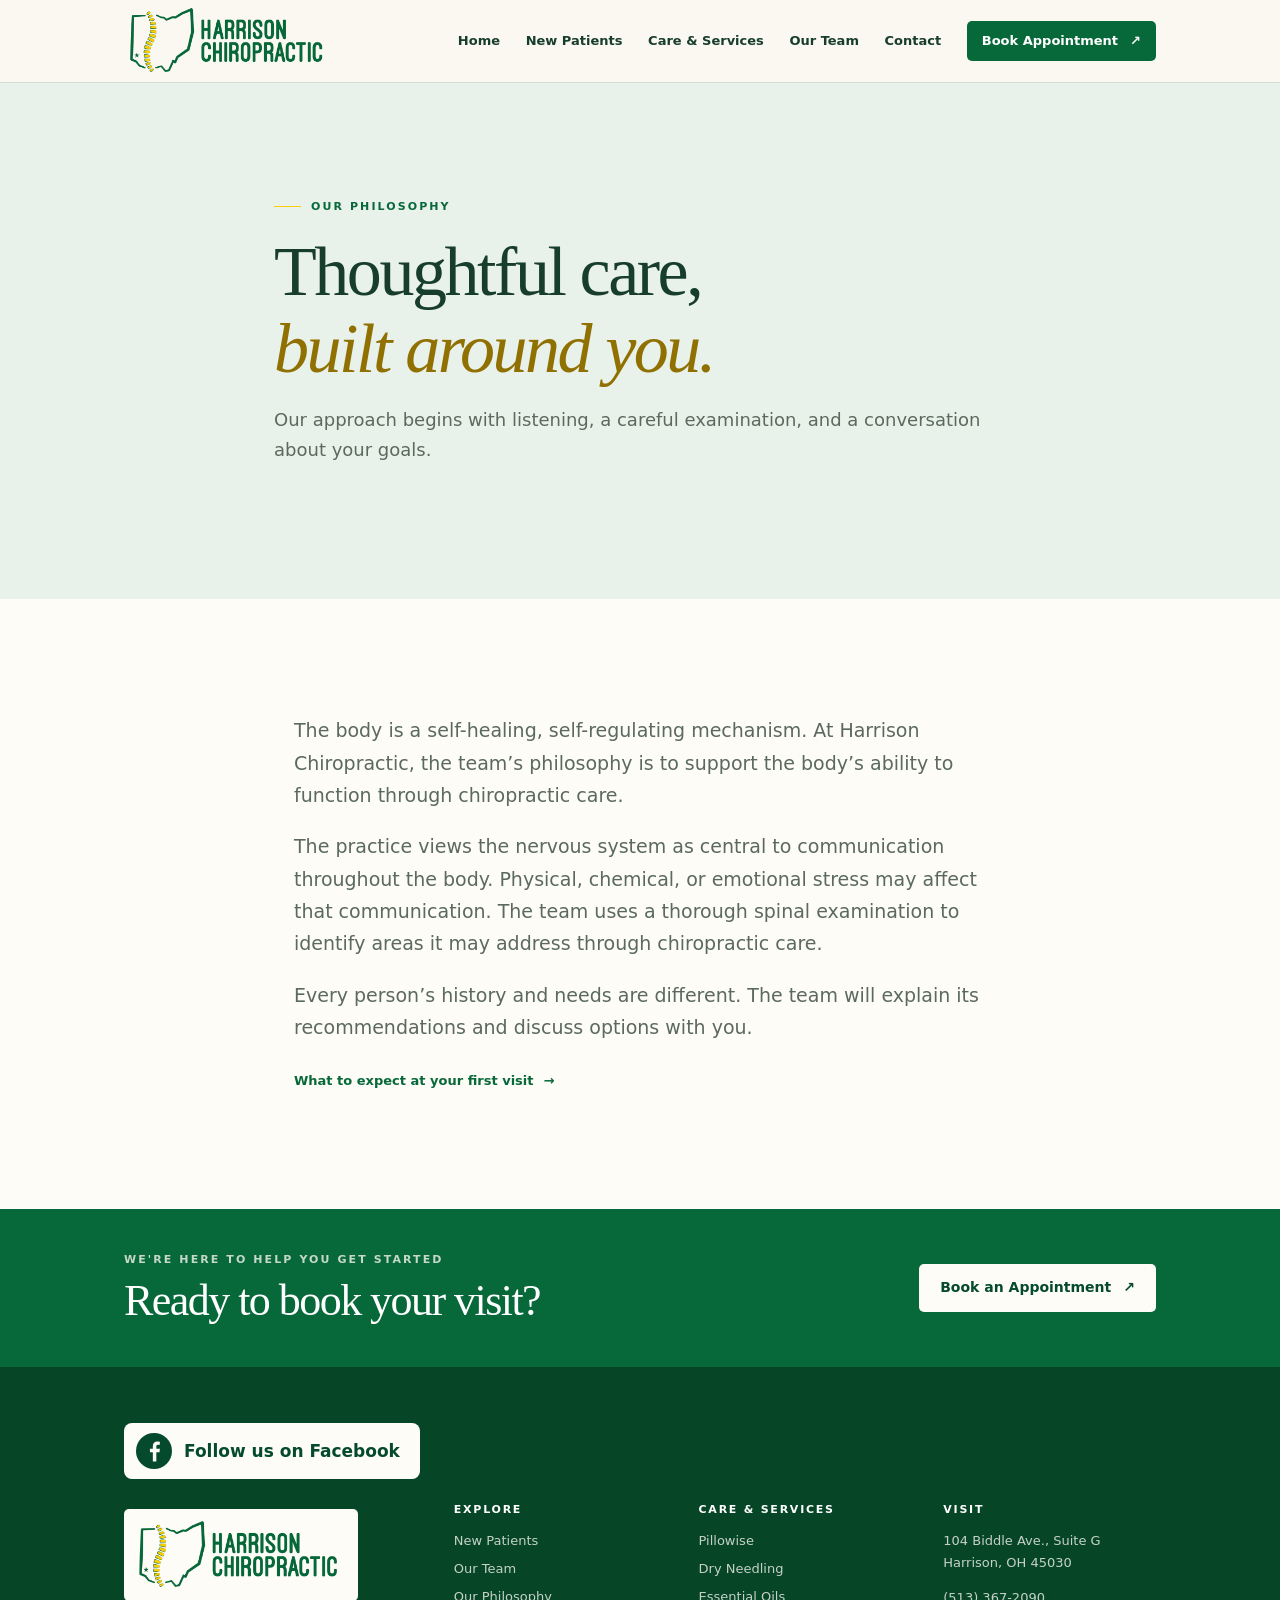
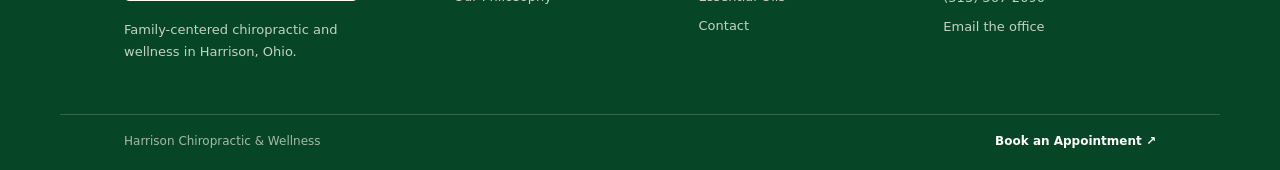
<file: philosophy.html>
<!doctype html>
<html lang="en">
<head>
  <meta charset="utf-8">
  <meta name="viewport" content="width=device-width, initial-scale=1">
  <title>Our Philosophy | Harrison Chiropractic</title>
  <meta name="description" content="Learn about the approach and philosophy of Harrison Chiropractic.">
  <meta name="theme-color" content="#fbf8f1">
  <link rel="icon" type="image/svg+xml" href="favicon.svg">
  <link rel="stylesheet" href="style.css?v=facebook">
</head>
<body>
<header class="site-header">
  <div class="wrap header-inner">
    <a class="brand" href="index.html" aria-label="Harrison Chiropractic home"><img class="brand-logo" src="images/harrison-chiropractic-logo.png" alt="Harrison Chiropractic"></a>
    <button class="nav-toggle" aria-expanded="false" aria-controls="site-nav">Menu</button>
    <nav class="nav" id="site-nav" aria-label="Main navigation">
      <a href="index.html">Home</a><a href="new-patients.html">New Patients</a><a href="index.html#care">Care &amp; Services</a><a href="team.html">Our Team</a><a href="contact.html">Contact</a>
      <a class="btn btn-small btn-nav" href="https://harrison.janeapp.com/">Book Appointment <span aria-hidden="true">↗</span></a>
    </nav>
  </div>
</header>
<main>
<section class="page-hero"><div class="wrap narrow"><p class="eyebrow"><span class="eyebrow-line"></span>Our philosophy</p><h1>Thoughtful care, <em>built around you.</em></h1><p>Our approach begins with listening, a careful examination, and a conversation about your goals.</p></div></section>
<section class="section"><div class="wrap philosophy-copy"><p>The body is a self-healing, self-regulating mechanism. At Harrison Chiropractic, the team’s philosophy is to support the body’s ability to function through chiropractic care.</p><p>The practice views the nervous system as central to communication throughout the body. Physical, chemical, or emotional stress may affect that communication. The team uses a thorough spinal examination to identify areas it may address through chiropractic care.</p><p>Every person’s history and needs are different. The team will explain its recommendations and discuss options with you.</p><a class="text-link" href="new-patients.html">What to expect at your first visit <span aria-hidden="true">→</span></a></div></section>
<section class="closing-cta"><div class="wrap closing-inner"><div><p class="eyebrow">We're here to help you get started</p><h2>Ready to book your visit?</h2></div><a class="btn btn-light" href="https://harrison.janeapp.com/">Book an Appointment <span aria-hidden="true">↗</span></a></div></section>
</main>
<footer class="site-footer">
  <div class="wrap footer-social" id="footer-social"><a href="https://www.facebook.com/share/1KeQZv2zG4/?mibextid=wwXIfr" class="footer-facebook" aria-label="Harrison Chiropractic on Facebook"><svg viewBox="0 0 24 24" width="36" height="36" fill="currentColor" aria-hidden="true" focusable="false"><path d="M14 21v-8h2.7l.4-3H14V8.1c0-.9.3-1.5 1.6-1.5H17V4a19 19 0 0 0-2.2-.1c-2.2 0-3.8 1.4-3.8 3.9V10H8.5v3H11v8z"/></svg>Follow us on Facebook</a></div>
  <div class="wrap footer-grid">
    <div class="footer-brand"><a class="brand" href="index.html"><img class="brand-logo" src="images/harrison-chiropractic-logo.png" alt="Harrison Chiropractic"></a><p>Family-centered chiropractic and wellness in Harrison, Ohio.</p></div>
    <div><h2>Explore</h2><a href="new-patients.html">New Patients</a><a href="team.html">Our Team</a><a href="philosophy.html">Our Philosophy</a></div>
    <div><h2>Care &amp; Services</h2><a href="pillowise.html">Pillowise</a><a href="dry-needling.html">Dry Needling</a><a href="essential-oils.html">Essential Oils</a><a href="contact.html">Contact</a></div>
    <div><h2>Visit</h2><p>104 Biddle Ave., Suite G<br>Harrison, OH 45030</p><a href="tel:+15133672090">(513) 367-2090</a><a href="mailto:Dr.Johnson@harrisonchiropractor.com">Email the office</a></div>
  </div>
  <div class="wrap footer-bottom"><span>Harrison Chiropractic &amp; Wellness</span><a href="https://harrison.janeapp.com/">Book an Appointment <span aria-hidden="true">↗</span></a></div>
</footer>
<script src="script.js"></script>
</body>
</html>
</file>
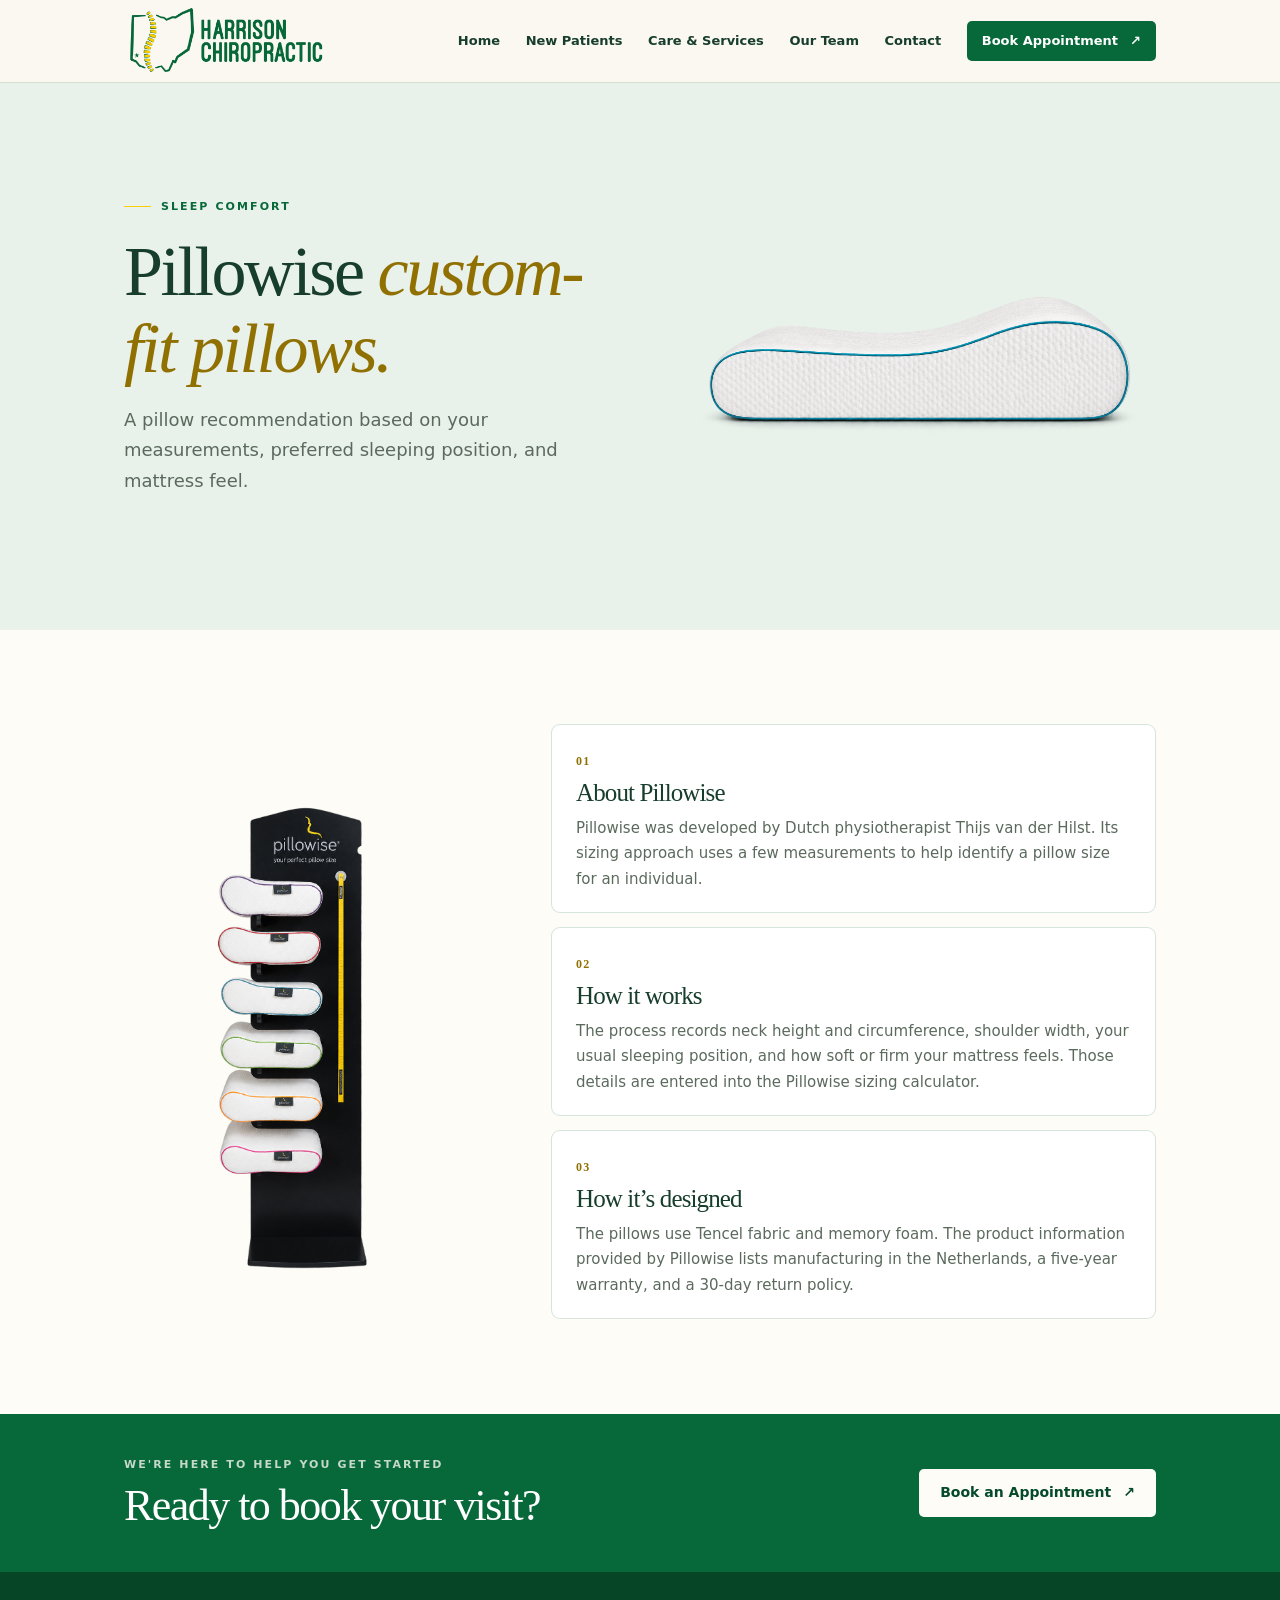
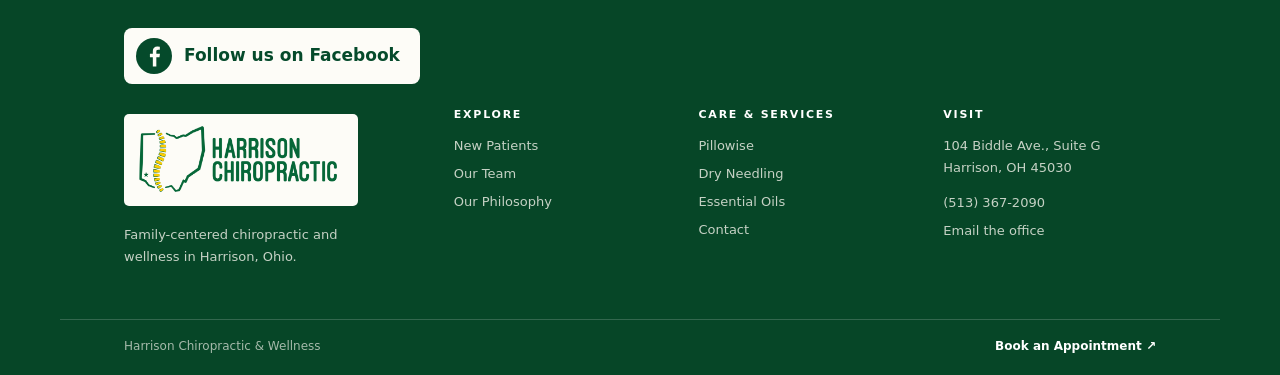
<file: pillowise.html>
<!doctype html>
<html lang="en">
<head>
  <meta charset="utf-8">
  <meta name="viewport" content="width=device-width, initial-scale=1">
  <title>Pillowise Custom-Fit Pillows | Harrison Chiropractic</title>
  <meta name="description" content="Learn about the Pillowise custom-fit pillow process offered at Harrison Chiropractic.">
  <meta name="theme-color" content="#fbf8f1">
  <link rel="icon" type="image/svg+xml" href="favicon.svg">
  <link rel="stylesheet" href="style.css?v=facebook">
</head>
<body>
<header class="site-header">
  <div class="wrap header-inner">
    <a class="brand" href="index.html" aria-label="Harrison Chiropractic home"><img class="brand-logo" src="images/harrison-chiropractic-logo.png" alt="Harrison Chiropractic"></a>
    <button class="nav-toggle" aria-expanded="false" aria-controls="site-nav">Menu</button>
    <nav class="nav" id="site-nav" aria-label="Main navigation">
      <a href="index.html">Home</a><a href="new-patients.html">New Patients</a><a href="index.html#care">Care &amp; Services</a><a href="team.html">Our Team</a><a href="contact.html">Contact</a>
      <a class="btn btn-small btn-nav" href="https://harrison.janeapp.com/">Book Appointment <span aria-hidden="true">↗</span></a>
    </nav>
  </div>
</header>
<main>
<section class="page-hero pillowise-hero"><div class="wrap pillowise-hero-inner"><div class="pillowise-hero-copy"><p class="eyebrow"><span class="eyebrow-line"></span>Sleep comfort</p><h1>Pillowise <em>custom-fit pillows.</em></h1><p>A pillow recommendation based on your measurements, preferred sleeping position, and mattress feel.</p></div><img src="images/pillowise-side-view.png" alt="Side profile of a white contoured Pillowise pillow with teal piping" width="1774" height="887"></div></section>
<section class="section pillowise-overview-section"><div class="wrap pillowise-overview">
  <figure class="pillowise-display-photo"><img src="images/pillowise-display-transparent.png" alt="In-office Pillowise display with six contoured pillow sizes and a measuring ruler" width="1071" height="1469"></figure>
  <div class="pillowise-overview-content"><div class="pillowise-info-stack">
    <article class="info-card"><span class="service-number">01</span><h2>About Pillowise</h2><p>Pillowise was developed by Dutch physiotherapist Thijs van der Hilst. Its sizing approach uses a few measurements to help identify a pillow size for an individual.</p></article>
    <article class="info-card"><span class="service-number">02</span><h2>How it works</h2><p>The process records neck height and circumference, shoulder width, your usual sleeping position, and how soft or firm your mattress feels. Those details are entered into the Pillowise sizing calculator.</p></article>
    <article class="info-card"><span class="service-number">03</span><h2>How it’s designed</h2><p>The pillows use Tencel fabric and memory foam. The product information provided by Pillowise lists manufacturing in the Netherlands, a five-year warranty, and a 30-day return policy.</p></article>
  </div></div>
</div></section>
<section class="closing-cta"><div class="wrap closing-inner"><div><p class="eyebrow">We're here to help you get started</p><h2>Ready to book your visit?</h2></div><a class="btn btn-light" href="https://harrison.janeapp.com/">Book an Appointment <span aria-hidden="true">↗</span></a></div></section>
</main>
<footer class="site-footer">
  <div class="wrap footer-social" id="footer-social"><a href="https://www.facebook.com/share/1KeQZv2zG4/?mibextid=wwXIfr" class="footer-facebook" aria-label="Harrison Chiropractic on Facebook"><svg viewBox="0 0 24 24" width="36" height="36" fill="currentColor" aria-hidden="true" focusable="false"><path d="M14 21v-8h2.7l.4-3H14V8.1c0-.9.3-1.5 1.6-1.5H17V4a19 19 0 0 0-2.2-.1c-2.2 0-3.8 1.4-3.8 3.9V10H8.5v3H11v8z"/></svg>Follow us on Facebook</a></div>
  <div class="wrap footer-grid">
    <div class="footer-brand"><a class="brand" href="index.html"><img class="brand-logo" src="images/harrison-chiropractic-logo.png" alt="Harrison Chiropractic"></a><p>Family-centered chiropractic and wellness in Harrison, Ohio.</p></div>
    <div><h2>Explore</h2><a href="new-patients.html">New Patients</a><a href="team.html">Our Team</a><a href="philosophy.html">Our Philosophy</a></div>
    <div><h2>Care &amp; Services</h2><a href="pillowise.html">Pillowise</a><a href="dry-needling.html">Dry Needling</a><a href="essential-oils.html">Essential Oils</a><a href="contact.html">Contact</a></div>
    <div><h2>Visit</h2><p>104 Biddle Ave., Suite G<br>Harrison, OH 45030</p><a href="tel:+15133672090">(513) 367-2090</a><a href="mailto:Dr.Johnson@harrisonchiropractor.com">Email the office</a></div>
  </div>
  <div class="wrap footer-bottom"><span>Harrison Chiropractic &amp; Wellness</span><a href="https://harrison.janeapp.com/">Book an Appointment <span aria-hidden="true">↗</span></a></div>
</footer>
<script src="script.js"></script>
</body>
</html>
</file>
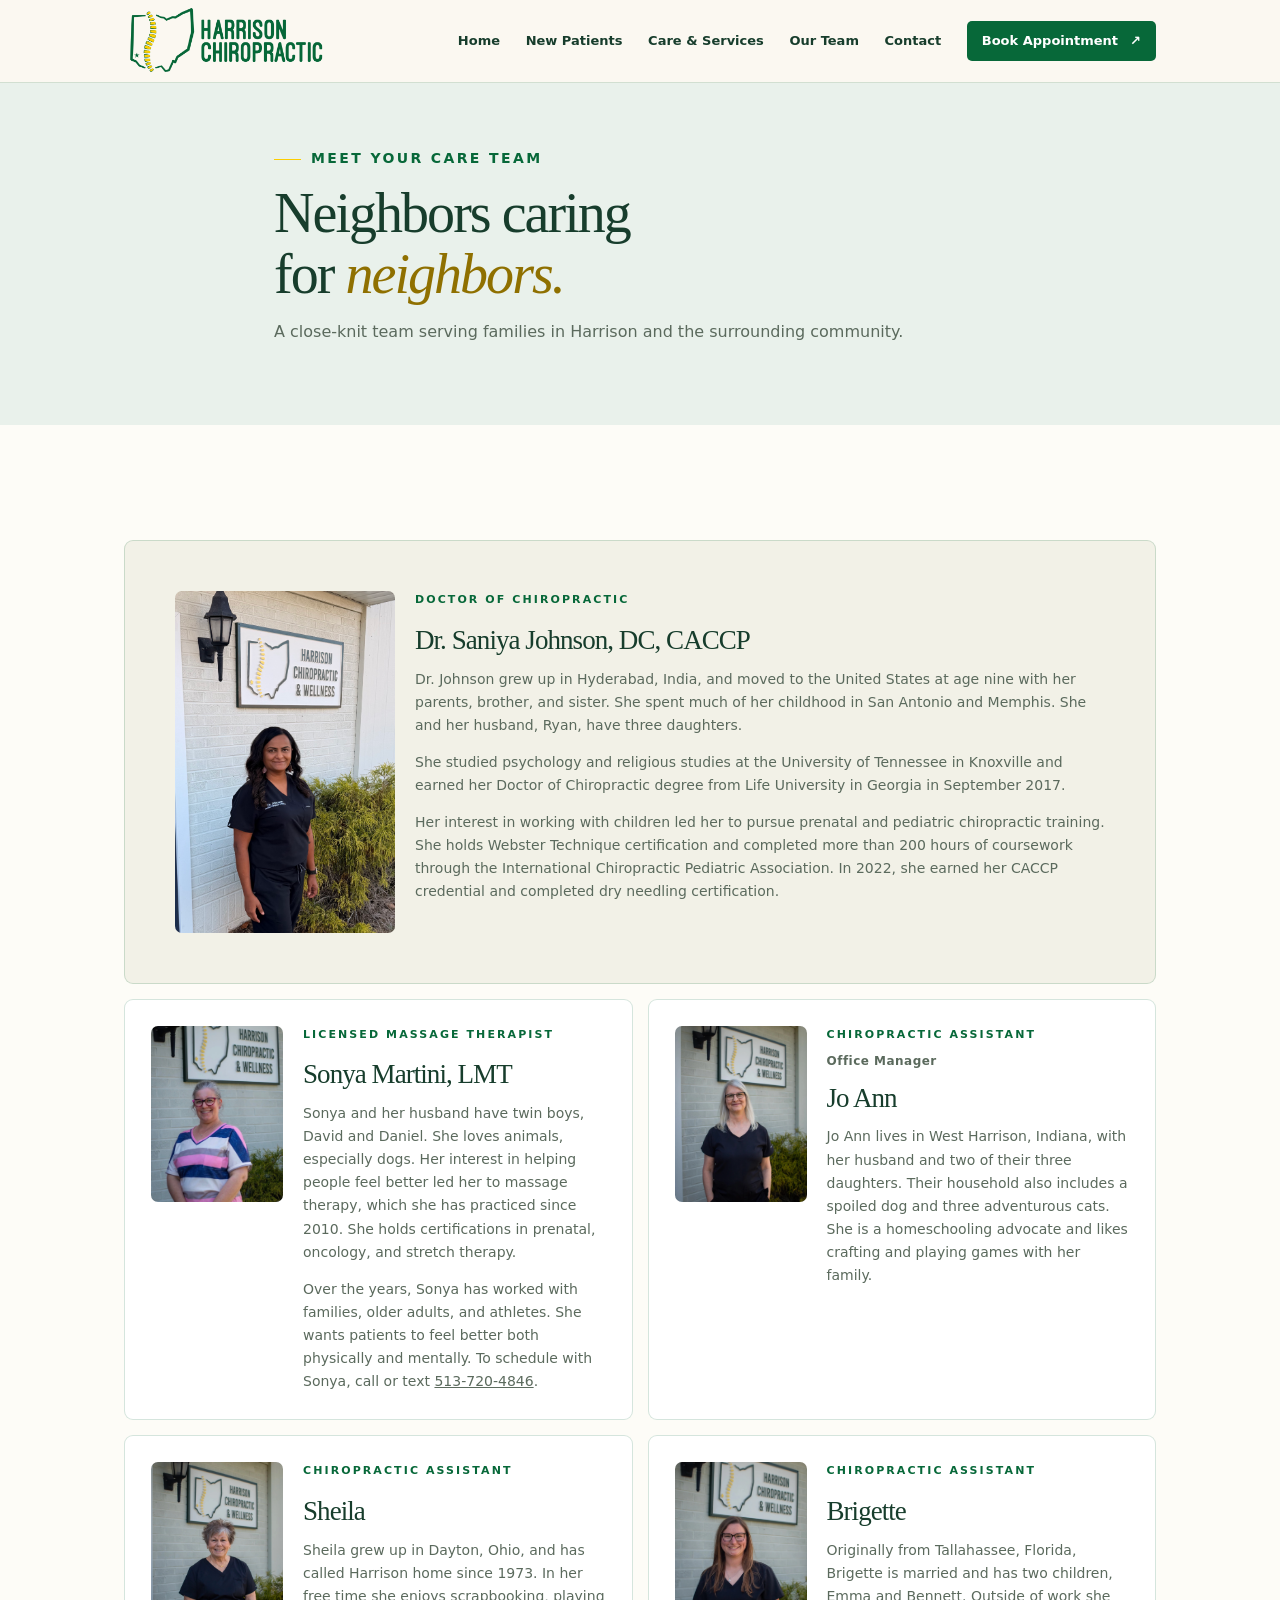
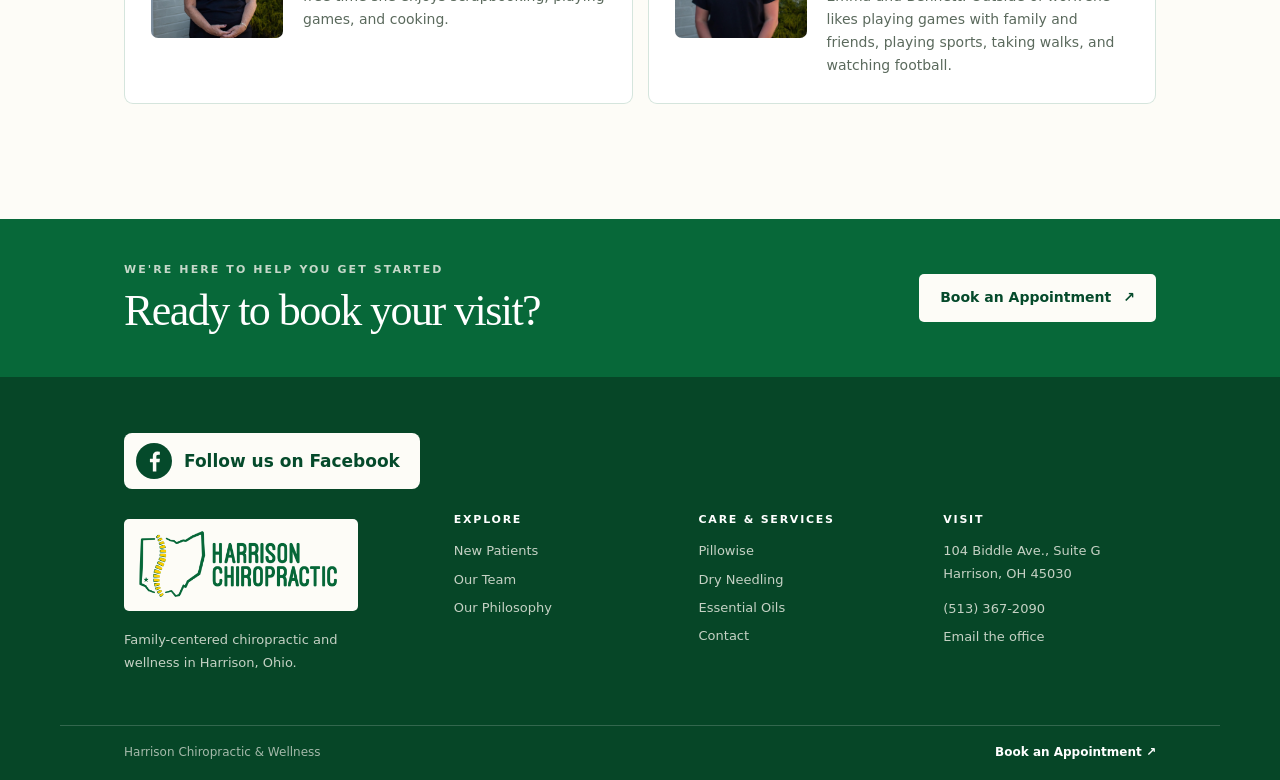
<file: team.html>
<!doctype html>
<html lang="en">
<head>
  <meta charset="utf-8">
  <meta name="viewport" content="width=device-width, initial-scale=1">
  <title>Meet the Doctor & Team | Harrison Chiropractic</title>
  <meta name="description" content="Meet Dr. Saniya Johnson and the Harrison Chiropractic team in Harrison, Ohio.">
  <meta name="theme-color" content="#fbf8f1">
  <link rel="icon" type="image/svg+xml" href="favicon.svg">
  <link rel="stylesheet" href="style.css?v=facebook">
</head>
<body>
<header class="site-header">
  <div class="wrap header-inner">
    <a class="brand" href="index.html" aria-label="Harrison Chiropractic home"><img class="brand-logo" src="images/harrison-chiropractic-logo.png" alt="Harrison Chiropractic"></a>
    <button class="nav-toggle" aria-expanded="false" aria-controls="site-nav">Menu</button>
    <nav class="nav" id="site-nav" aria-label="Main navigation">
      <a href="index.html">Home</a><a href="new-patients.html">New Patients</a><a href="index.html#care">Care &amp; Services</a><a href="team.html">Our Team</a><a href="contact.html">Contact</a>
      <a class="btn btn-small btn-nav" href="https://harrison.janeapp.com/">Book Appointment <span aria-hidden="true">↗</span></a>
    </nav>
  </div>
</header>
<main>
<section class="page-hero team-page-hero"><div class="wrap narrow"><p class="eyebrow"><span class="eyebrow-line"></span>Meet your care team</p><h1>Neighbors caring for <em>neighbors.</em></h1><p>A close-knit team serving families in Harrison and the surrounding community.</p></div></section>
<section class="section"><div class="wrap team-list">
  <article class="team-card featured"><img class="team-photo" src="images/dr-saniya-johnson.jpg" alt="Dr. Saniya Johnson outside Harrison Chiropractic"><div><p class="eyebrow">Doctor of Chiropractic</p><h2>Dr. Saniya Johnson, DC, CACCP</h2><p>Dr. Johnson grew up in Hyderabad, India, and moved to the United States at age nine with her parents, brother, and sister. She spent much of her childhood in San Antonio and Memphis. She and her husband, Ryan, have three daughters.</p><p>She studied psychology and religious studies at the University of Tennessee in Knoxville and earned her Doctor of Chiropractic degree from Life University in Georgia in September 2017.</p><p>Her interest in working with children led her to pursue prenatal and pediatric chiropractic training. She holds Webster Technique certification and completed more than 200 hours of coursework through the International Chiropractic Pediatric Association. In 2022, she earned her CACCP credential and completed dry needling certification.</p></div></article>
  <article class="team-card"><img class="team-photo" src="images/sonya.jpg" alt="Sonya Martini outside Harrison Chiropractic"><div><p class="eyebrow">Licensed Massage Therapist</p><h2>Sonya Martini, LMT</h2><p>Sonya and her husband have twin boys, David and Daniel. She loves animals, especially dogs. Her interest in helping people feel better led her to massage therapy, which she has practiced since 2010. She holds certifications in prenatal, oncology, and stretch therapy.</p><p>Over the years, Sonya has worked with families, older adults, and athletes. She wants patients to feel better both physically and mentally. To schedule with Sonya, call or text <a href="tel:+15137204846">513-720-4846</a>.</p></div></article>
  <article class="team-card"><img class="team-photo" src="images/jo-ann.jpg" alt="Jo Ann outside Harrison Chiropractic"><div><p class="eyebrow">Chiropractic Assistant</p><p class="team-role-secondary">Office Manager</p><h2>Jo Ann</h2><p>Jo Ann lives in West Harrison, Indiana, with her husband and two of their three daughters. Their household also includes a spoiled dog and three adventurous cats. She is a homeschooling advocate and likes crafting and playing games with her family.</p></div></article>


  <article class="team-card"><img class="team-photo" src="images/sheila.jpg" alt="Sheila outside Harrison Chiropractic"><div><p class="eyebrow">Chiropractic Assistant</p><h2>Sheila</h2><p>Sheila grew up in Dayton, Ohio, and has called Harrison home since 1973. In her free time she enjoys scrapbooking, playing games, and cooking.</p></div></article>
  <article class="team-card"><img class="team-photo" src="images/bridgette.jpg" alt="Brigette outside Harrison Chiropractic"><div><p class="eyebrow">Chiropractic Assistant</p><h2>Brigette</h2><p>Originally from Tallahassee, Florida, Brigette is married and has two children, Emma and Bennett. Outside of work she likes playing games with family and friends, playing sports, taking walks, and watching football.</p></div></article>

</div></section>
<section class="closing-cta"><div class="wrap closing-inner"><div><p class="eyebrow">We're here to help you get started</p><h2>Ready to book your visit?</h2></div><a class="btn btn-light" href="https://harrison.janeapp.com/">Book an Appointment <span aria-hidden="true">↗</span></a></div></section>
</main>
<footer class="site-footer">
  <div class="wrap footer-social" id="footer-social"><a href="https://www.facebook.com/share/1KeQZv2zG4/?mibextid=wwXIfr" class="footer-facebook" aria-label="Harrison Chiropractic on Facebook"><svg viewBox="0 0 24 24" width="36" height="36" fill="currentColor" aria-hidden="true" focusable="false"><path d="M14 21v-8h2.7l.4-3H14V8.1c0-.9.3-1.5 1.6-1.5H17V4a19 19 0 0 0-2.2-.1c-2.2 0-3.8 1.4-3.8 3.9V10H8.5v3H11v8z"/></svg>Follow us on Facebook</a></div>
  <div class="wrap footer-grid">
    <div class="footer-brand"><a class="brand" href="index.html"><img class="brand-logo" src="images/harrison-chiropractic-logo.png" alt="Harrison Chiropractic"></a><p>Family-centered chiropractic and wellness in Harrison, Ohio.</p></div>
    <div><h2>Explore</h2><a href="new-patients.html">New Patients</a><a href="team.html">Our Team</a><a href="philosophy.html">Our Philosophy</a></div>
    <div><h2>Care &amp; Services</h2><a href="pillowise.html">Pillowise</a><a href="dry-needling.html">Dry Needling</a><a href="essential-oils.html">Essential Oils</a><a href="contact.html">Contact</a></div>
    <div><h2>Visit</h2><p>104 Biddle Ave., Suite G<br>Harrison, OH 45030</p><a href="tel:+15133672090">(513) 367-2090</a><a href="mailto:Dr.Johnson@harrisonchiropractor.com">Email the office</a></div>
  </div>
  <div class="wrap footer-bottom"><span>Harrison Chiropractic &amp; Wellness</span><a href="https://harrison.janeapp.com/">Book an Appointment <span aria-hidden="true">↗</span></a></div>
</footer>
<script src="script.js"></script>
</body>
</html>
</file>
<file: style.css>
:root {
  --ink: #173d2c;
  --teal: #076839;
  --teal-deep: #054a2b;
  --cream: #fdfcf7;
  --paper: #f2f1e7;
  --mist: #e9f1eb;
  --sage: #c5d8c9;
  --coral: #8f7000;
  --gold: #fccd00;
  --muted: #5b6a5d;
  --line: rgba(7, 104, 57, .17);
  --wrap: 1160px;
  --gutter: clamp(20px, 5vw, 64px);
}
* { box-sizing: border-box; }
html { scroll-behavior: smooth; }
body { margin: 0; background: var(--cream); color: var(--ink); font: 17px/1.7 system-ui, -apple-system, "Segoe UI", sans-serif; -webkit-font-smoothing: antialiased; }
a { color: inherit; }
img { display: block; max-width: 100%; }
button { font: inherit; }
.wrap { width: min(100%, var(--wrap)); margin: 0 auto; padding: 0 var(--gutter); }
.narrow { max-width: 860px; }
.site-header { position: sticky; top: 0; z-index: 20; background: rgba(251,248,241,.96); border-bottom: 1px solid var(--line); backdrop-filter: blur(12px); }
.header-inner { min-height: 82px; display: flex; align-items: center; gap: 30px; }
.brand { display: inline-flex; align-items: center; gap: 11px; color: var(--ink); text-decoration: none; font-weight: 750; font-size: 13px; line-height: 1.1; letter-spacing: .07em; text-transform: uppercase; white-space: nowrap; }
.brand-logo { display: block; width: 210px; max-height: 72px; height: auto; object-fit: contain; }
.nav { margin-left: auto; display: flex; align-items: center; gap: clamp(14px, 2vw, 28px); }
.nav a { text-decoration: none; font-size: 13px; font-weight: 620; color: var(--ink); }
.nav a:not(.btn):hover, .footer-grid a:hover, .text-link:hover { color: var(--coral); }
.nav-toggle { display: none; }
.btn { display: inline-flex; align-items: center; justify-content: center; gap: 12px; min-height: 48px; padding: 12px 21px; border: 0; border-radius: 5px; text-decoration: none; font-weight: 730; font-size: 14px; transition: transform .18s, background .18s; }
.btn:hover { transform: translateY(-2px); }
.btn-primary { background: var(--teal); color: white; box-shadow: 0 8px 20px rgba(7,104,57,.14); }
.btn-primary:hover { background: var(--teal-deep); }
.btn-light { background: var(--cream); color: var(--teal-deep); }
.btn-small { min-height: 40px; padding: 9px 15px; font-size: 12px; }
.btn-nav { background: var(--teal); color: white !important; }
.btn-large { min-height: 58px; padding: 16px 29px; font-size: 16px; }
.eyebrow { margin: 0 0 16px; color: var(--teal); font-size: 11px; font-weight: 750; letter-spacing: .19em; text-transform: uppercase; }
.eyebrow-line { display: inline-block; width: 27px; height: 1px; margin: 0 10px 3px 0; background: var(--gold); }
h1, h2, h3, p { margin-top: 0; }
h1, h2, h3 { color: var(--ink); }
h1, h2 { font-family: Georgia, "Times New Roman", serif; font-weight: 400; line-height: 1.1; letter-spacing: -.035em; }
h1 em, h2 em { color: var(--coral); font-weight: 400; }
.hero { overflow: hidden; background: var(--mist); }
.hero-grid { display: grid; grid-template-columns: 1.05fr .95fr; align-items: center; gap: clamp(35px, 6vw, 80px); padding-top: clamp(55px, 8vw, 96px); padding-bottom: 36px; }
.hero-copy { max-width: 590px; }
.hero h1 { max-width: 11ch; margin: 0 0 22px; font-size: clamp(48px, 6vw, 78px); }
.hero-lede { max-width: 49ch; margin-bottom: 25px; color: var(--muted); font-size: 18px; line-height: 1.65; }
.hero-actions { display: flex; justify-content: flex-start; }
.hero-note { margin: 14px 0 0; color: var(--muted); font-size: 13px; }
.hero-note a { font-weight: 700; }
.hero-art-wrap { position: relative; padding: 0 0 20px 12px; }
.hero-family-art { margin: 0; }
.hero-family-art img { width: 100%; height: auto; mix-blend-mode: multiply; }
.hero-family-art figcaption { margin-top: 12px; color: var(--teal); text-align: center; font: 400 clamp(19px,2.2vw,26px)/1.25 Georgia,serif; }
.hero-family-art figcaption em { color: var(--coral); font-weight: 400; }
.art-caption { position: absolute; right: -5px; bottom: -4px; display: flex; align-items: center; gap: 12px; padding: 14px 18px; border-radius: 8px; background: var(--cream); color: var(--muted); font-size: 12px; line-height: 1.45; box-shadow: 0 8px 24px rgba(7,104,57,.10); }
.art-caption strong { color: var(--ink); font-size: 13px; }
.caption-mark { color: var(--coral); font-size: 24px; }
.hero-trust { display: flex; justify-content: space-between; gap: 18px; padding-top: 22px; padding-bottom: 22px; border-top: 1px solid var(--line); color: var(--muted); font-size: 12px; font-weight: 650; }
.section { padding: clamp(68px, 9vw, 120px) 0; }
.section-heading { max-width: 740px; margin: 0 auto clamp(38px, 5vw, 60px); text-align: center; }
.section-heading h2 { margin-bottom: 16px; font-size: clamp(38px, 5vw, 58px); }
.section-heading > p:last-child { color: var(--muted); }
.pillowise-gallery-section { padding-top: 0; padding-bottom: clamp(32px, 4vw, 56px); }
.pillowise-gallery-section + .section { padding-top: clamp(32px, 4vw, 56px); }
.pillowise-gallery { display: grid; grid-template-columns: 1fr; max-width: 760px; margin: 0 auto; gap: 18px; }
.pillowise-hero-inner { display: grid; grid-template-columns: 1fr .95fr; align-items: center; gap: clamp(28px, 5vw, 64px); }
.pillowise-hero-inner img { width: 100%; height: auto; }
.pillowise-overview-section { padding: clamp(42px, 6vw, 72px) 0; }
.pillowise-overview { display: grid; grid-template-columns: minmax(260px, .75fr) minmax(0, 1.25fr); align-items: center; gap: clamp(28px, 5vw, 64px); }
.pillowise-display-photo { margin: 0; }
.pillowise-display-photo img { width: 100%; max-height: 640px; object-fit: contain; }
.pillowise-info-stack { display: grid; gap: 14px; }
.pillowise-info-stack .info-card { padding: 20px 24px; }
.pillowise-info-stack .service-number { margin-bottom: 10px; }
.pillowise-info-stack .info-card h2 { margin-bottom: 9px; font-size: 25px; }
.pillowise-info-stack .info-card p { margin-bottom: 0; }
.pillowise-overview-content .center-action { margin-top: 20px; }
.pillowise-figure { display: flex; flex-direction: column; margin: 0; padding: 24px; border: 1px solid var(--line); border-radius: 9px; background: var(--paper); }
.pillowise-figure img { width: 100%; height: 330px; border-radius: 6px; object-fit: contain; background: white; }
.pillowise-figure figcaption { display: grid; gap: 5px; padding-top: 16px; color: var(--muted); font-size: 13px; line-height: 1.5; }
.pillowise-figure figcaption strong { color: var(--ink); font: 400 23px/1.2 Georgia,serif; }
.service-grid { display: grid; grid-template-columns: repeat(3,1fr); gap: 16px; }
.service-card { position: relative; min-height: 220px; padding: 26px; border: 1px solid var(--line); border-radius: 9px; background: rgba(255,255,255,.4); }
.service-card-page { display: flex; flex-direction: column; text-decoration: none; border-color: rgba(7,104,57,.35); background: rgba(255,255,255,.72); transition: transform .2s, box-shadow .2s, background .2s; }
.service-card-page:hover { transform: translateY(-4px); background: white; box-shadow: 0 12px 34px rgba(7,104,57,.08); }
.service-card-cta { display: inline-flex; align-items: center; gap: 8px; margin-top: auto; padding-top: 20px; color: var(--teal); font-size: 12px; font-weight: 760; }
.service-number { display: inline-block; margin-bottom: 22px; color: var(--coral); font: 600 12px Georgia, serif; letter-spacing: .1em; }
.service-card h3 { margin: 0 0 9px; font: 400 24px/1.15 Georgia, serif; }
.service-card p { max-width: 35ch; margin: 0; color: var(--muted); font-size: 14px; line-height: 1.6; }

.welcome-section { padding: clamp(60px, 8vw, 96px) 0; background: var(--paper); }
.welcome-grid { display: grid; grid-template-columns: .7fr 1.3fr; align-items: center; gap: clamp(40px, 9vw, 120px); }
.welcome-grid h2 { max-width: 12ch; margin-bottom: 18px; font-size: clamp(38px, 5vw, 58px); }
.welcome-grid p:not(.eyebrow) { max-width: 58ch; color: var(--muted); }
.welcome-symbol { position: relative; width: min(100%, 250px); aspect-ratio: 1; margin: auto; border: 1px solid rgba(7,104,57,.20); border-radius: 50%; display: grid; place-items: center; color: var(--teal); }
.welcome-symbol::before, .welcome-symbol::after { content: ""; position: absolute; inset: 17%; border: 1px solid rgba(7,104,57,.16); border-radius: 50%; }
.welcome-symbol::after { inset: 34%; background: var(--sage); border: 0; }
.welcome-symbol span { z-index: 1; font: 400 42px Georgia, serif; letter-spacing: -.08em; }
.welcome-symbol i { position: absolute; width: 11px; height: 11px; background: var(--gold); border-radius: 50%; }
.welcome-symbol i:nth-of-type(1) { top: 8%; left: 53%; }
.welcome-symbol i:nth-of-type(2) { right: 6%; bottom: 31%; }
.welcome-symbol i:nth-of-type(3) { left: 10%; bottom: 27%; }
.text-link { display: inline-flex; align-items: center; gap: 10px; margin-top: 8px; color: var(--teal); text-decoration: none; font-size: 13px; font-weight: 760; }
.booking-section { background: var(--cream); }
.booking-panel { max-width: 900px; text-align: center; }
.booking-panel h2 { margin-bottom: 14px; font-size: clamp(38px, 5vw, 60px); }
.booking-panel p:not(.eyebrow) { max-width: 52ch; margin: 0 auto 24px; color: var(--muted); }
.page-hero { padding: clamp(64px, 9vw, 116px) 0; background: var(--mist); }
.new-patients-hero-inner { display: grid; grid-template-columns: 1.05fr .95fr; align-items: center; gap: clamp(28px, 5vw, 64px); }
.new-patients-hero-inner img { width: 100%; height: auto; }
.dry-needling-hero-inner { display: grid; grid-template-columns: 1fr .95fr; align-items: center; gap: clamp(28px, 5vw, 64px); }
.dry-needling-hero-inner img { width: 100%; height: auto; }
.page-hero h1 { max-width: 14ch; margin-bottom: 18px; font-size: clamp(44px, 6vw, 70px); }
.page-hero p:not(.eyebrow) { max-width: 62ch; color: var(--muted); font-size: 18px; }
.page-hero .btn { margin-top: 12px; }
.team-page-hero { padding: clamp(42px, 5vw, 68px) 0; }
.team-page-hero .eyebrow { margin-bottom: 12px; font-size: 14px; font-weight: 800; letter-spacing: .17em; }
.team-page-hero h1 { margin-bottom: 12px; font-size: clamp(38px, 5vw, 56px); }
.team-page-hero p:not(.eyebrow) { font-size: 16px; }
.info-grid { display: grid; grid-template-columns: repeat(3, 1fr); gap: 18px; }
.info-card { padding: 27px; border: 1px solid var(--line); border-radius: 9px; background: white; }
.info-card h2 { margin-bottom: 13px; font-size: 28px; }
.info-card p { color: var(--muted); font-size: 15px; }
.info-card p:last-child { margin-bottom: 0; }
.two-cards { grid-template-columns: repeat(2,1fr); }
.center-action { margin-top: 32px; text-align: center; }
.faq-list { max-width: 900px; }
.dry-needling-faq-stack { display: grid; gap: 14px; }
.dry-needling-faq-stack .info-card { padding: 20px 24px; }
.dry-needling-faq-stack .service-number { margin-bottom: 10px; }
.dry-needling-faq-stack .info-card h2 { margin-bottom: 9px; font-size: 25px; }
.dry-needling-faq-stack .info-card p { margin-bottom: 0; }
.dry-needling-image-section { padding-top: 0; padding-bottom: 12px; }
.dry-needling-image-section + .section { padding-top: 12px; }
.dry-needling-gallery { display: grid; grid-template-columns: repeat(2, minmax(0, 1fr)); gap: 18px; }
.dry-needling-gallery figure { margin: 0; }
.dry-needling-gallery img { width: 100%; aspect-ratio: 4 / 3; border-radius: 9px; object-fit: cover; }
.dry-needling-gallery figcaption { margin-top: 10px; color: var(--muted); font-size: 14px; font-weight: 650; }
.dry-needle-scale-section img { display: block; width: 100%; height: auto; border-radius: 9px; }
.faq-list article { padding: 27px 0; border-top: 1px solid var(--line); }
.faq-list h2 { margin-bottom: 10px; font-size: 29px; }
.faq-list p { max-width: 70ch; margin-bottom: 0; color: var(--muted); }
.article-list { max-width: 900px; }
.article-card { padding: 34px; border-left: 3px solid var(--coral); background: var(--paper); }
.article-card h2 { margin: 0 0 15px; font-size: 38px; }
.article-card p:last-child { margin-bottom: 0; color: var(--muted); }
.archive-note { margin-top: 20px; color: var(--muted); font-size: 14px; }
.team-list { display: grid; grid-template-columns: repeat(2,1fr); gap: 15px; }
.team-card { display: grid; grid-template-columns: 132px 1fr; gap: 20px; padding: 26px; border: 1px solid var(--line); border-radius: 9px; background: white; }
.team-card.featured { grid-column: 1 / -1; grid-template-columns: 220px 1fr; padding: clamp(26px,5vw,50px); background: var(--paper); }
.team-card h2 { margin: 0 0 12px; font-size: 27px; }
.team-photo { display: block; width: 100%; height: auto; border-radius: 7px; object-fit: contain; }
.team-card:not(.featured) .team-photo { width: 132px; height: 176px; object-fit: cover; }
.team-card.featured .team-photo { width: 220px; height: auto; object-fit: contain; }
.team-role-secondary { margin: -9px 0 12px; color: var(--muted); font-size: 12px; font-weight: 650; letter-spacing: .04em; }
.team-card p:last-child { margin-bottom: 0; color: var(--muted); font-size: 14px; }
.team-card > div > p:not(.eyebrow):not(.team-role-secondary) { color: var(--muted); font-size: 14px; line-height: 1.65; }
.team-initial { width: 58px; height: 58px; display: grid; place-items: center; border-radius: 50%; background: var(--mist); color: var(--teal); font: 400 21px Georgia, serif; }

.philosophy-copy { max-width: 820px; }
.philosophy-copy p { color: var(--muted); font-size: 19px; }
.contact-grid { display: grid; grid-template-columns: 1fr 1fr; gap: 20px; }
.contact-card, .hours-card { padding: clamp(25px,4vw,42px); border: 1px solid var(--line); border-radius: 9px; background: white; }
.contact-card h2, .hours-card h2 { margin-bottom: 21px; font-size: 34px; }
.contact-card address { margin-bottom: 20px; font-style: normal; color: var(--muted); }
.contact-card p { margin-bottom: 8px; color: var(--muted); }
.contact-card a:not(.text-link) { color: var(--teal); }
.hours-card dl { margin: 0; }
.hours-card dl div { display: flex; justify-content: space-between; gap: 16px; padding: 8px 0; border-bottom: 1px solid var(--line); font-size: 14px; }
.hours-card dt { font-weight: 650; }
.hours-card dd { margin: 0; color: var(--muted); text-align: right; }
.hours-note { margin: 15px 0 0; color: var(--muted); font-size: 12px; }
.closing-cta { padding: 42px 0; background: var(--teal); color: white; }
.closing-inner { display: flex; align-items: center; justify-content: space-between; gap: 24px; }
.closing-inner .eyebrow { margin-bottom: 7px; color: var(--sage); }
.closing-inner h2 { margin: 0; color: white; font-size: clamp(30px,4vw,44px); }
.site-footer { padding: 56px 0 18px; background: #064627; color: rgba(251,248,241,.86); }
.footer-grid { display: grid; grid-template-columns: 1.4fr repeat(3,1fr); gap: 32px; padding-bottom: 38px; }
.site-footer .brand { color: white; }
.footer-brand .brand { width: max-content; max-width: 100%; padding: 9px 12px; border-radius: 5px; background: var(--cream); }
.site-footer .brand-logo { width: 210px; max-height: 74px; }
.footer-brand p { max-width: 30ch; margin-top: 18px; color: rgba(251,248,241,.67); font-size: 14px; }
.footer-grid h2 { margin-bottom: 14px; color: white; font: 700 11px system-ui,sans-serif; letter-spacing: .16em; text-transform: uppercase; }
.footer-grid a { display: block; margin: 6px 0; color: rgba(251,248,241,.78); text-decoration: none; font-size: 13px; }
.footer-grid p { color: rgba(251,248,241,.78); font-size: 13px; }
.footer-bottom { display: flex; justify-content: space-between; gap: 20px; padding-top: 16px; border-top: 1px solid rgba(255,255,255,.18); color: rgba(251,248,241,.65); font-size: 12px; }
.footer-bottom a { color: white; text-decoration: none; font-weight: 700; }
.footer-social { margin-bottom: 24px; }
.footer-facebook { display: inline-flex; align-items: center; gap: 12px; padding: 10px 20px 10px 12px; border-radius: 8px; background: var(--cream); color: var(--teal-deep); font-size: 17px; font-weight: 700; line-height: 1.25; text-decoration: none; }
.footer-facebook svg { flex: none; padding: 4px; border-radius: 50%; background: var(--teal-deep); color: var(--cream); }
.footer-facebook:hover, .footer-facebook:focus-visible { text-decoration: underline; }
@media(max-width:920px) {
  .header-inner { gap: 18px; }
  .nav { gap: 13px; }
  .nav a { font-size: 12px; }
  .hero-grid { gap: 28px; }
}
@media(max-width:760px) {
  .header-inner { min-height: 72px; }
  .nav-toggle { display: block; margin-left: auto; padding: 8px 0 8px 12px; border: 0; background: transparent; color: var(--ink); font-size: 13px; font-weight: 700; cursor: pointer; }
  .nav { display: none; position: absolute; top: 72px; left: 0; right: 0; margin: 0; padding: 12px var(--gutter) 22px; align-items: stretch; flex-direction: column; gap: 0; background: var(--cream); border-bottom: 1px solid var(--line); }
  .nav.open { display: flex; }
  .nav a { padding: 12px 0; border-bottom: 1px solid var(--line); font-size: 14px; }
  .nav .btn { border-bottom: 0; margin-top: 12px; }
  .hero-grid { grid-template-columns: 1fr; padding-top: 53px; }
  .pillowise-hero-inner { grid-template-columns: 1fr; }
  .pillowise-overview { grid-template-columns: 1fr; }
  .pillowise-display-photo img { width: min(100%, 380px); margin: 0 auto; }
  .dry-needling-hero-inner { grid-template-columns: 1fr; }
  .new-patients-hero-inner { grid-template-columns: 1fr; }
  .hero-copy { max-width: 680px; text-align: center; margin: 0 auto; }
  .hero-copy .eyebrow { font-size: 10px; }
  .hero h1 { max-width: 13ch; margin-left: auto; margin-right: auto; font-size: clamp(43px,11vw,66px); }
  .hero-lede { margin-left: auto; margin-right: auto; }
  .hero-actions { justify-content: center; }
  .hero-art-wrap { width: min(100%,570px); margin: 8px auto 0; padding: 0 0 18px; }
  .site-header .brand-logo { width: 166px; max-height: 60px; }
  .hero-trust { flex-wrap: wrap; justify-content: center; text-align: center; }
  .service-grid { grid-template-columns: repeat(2,1fr); }
  .pillowise-gallery { grid-template-columns: 1fr; }
  .dry-needling-gallery { grid-template-columns: 1fr; }
  .welcome-grid { grid-template-columns: 1fr; text-align: center; }
  .welcome-grid h2 { margin-left: auto; margin-right: auto; }
  .welcome-grid p:not(.eyebrow) { margin-left: auto; margin-right: auto; }
  .info-grid { grid-template-columns: 1fr; }
  .two-cards { grid-template-columns: 1fr; }
  .team-list { grid-template-columns: 1fr; }
  .team-card.featured { grid-column: auto; }

  .contact-grid { grid-template-columns: 1fr; }
  .footer-grid { grid-template-columns: repeat(2,1fr); }
  .footer-brand { grid-column: 1 / -1; }
}
@media(max-width:520px) {
  body { font-size: 16px; }
  .service-grid { grid-template-columns: 1fr; }
  .service-card { min-height: 0; }
  .team-card:not(.featured) { grid-template-columns: 112px 1fr; }
  .team-card:not(.featured) .team-photo { width: 112px; height: 150px; }
  .team-card.featured { grid-template-columns: 1fr; }
  .team-card.featured .team-photo { width: min(100%, 220px); height: auto; }
  .closing-inner, .footer-bottom { flex-direction: column; align-items: flex-start; }
}
</file>
